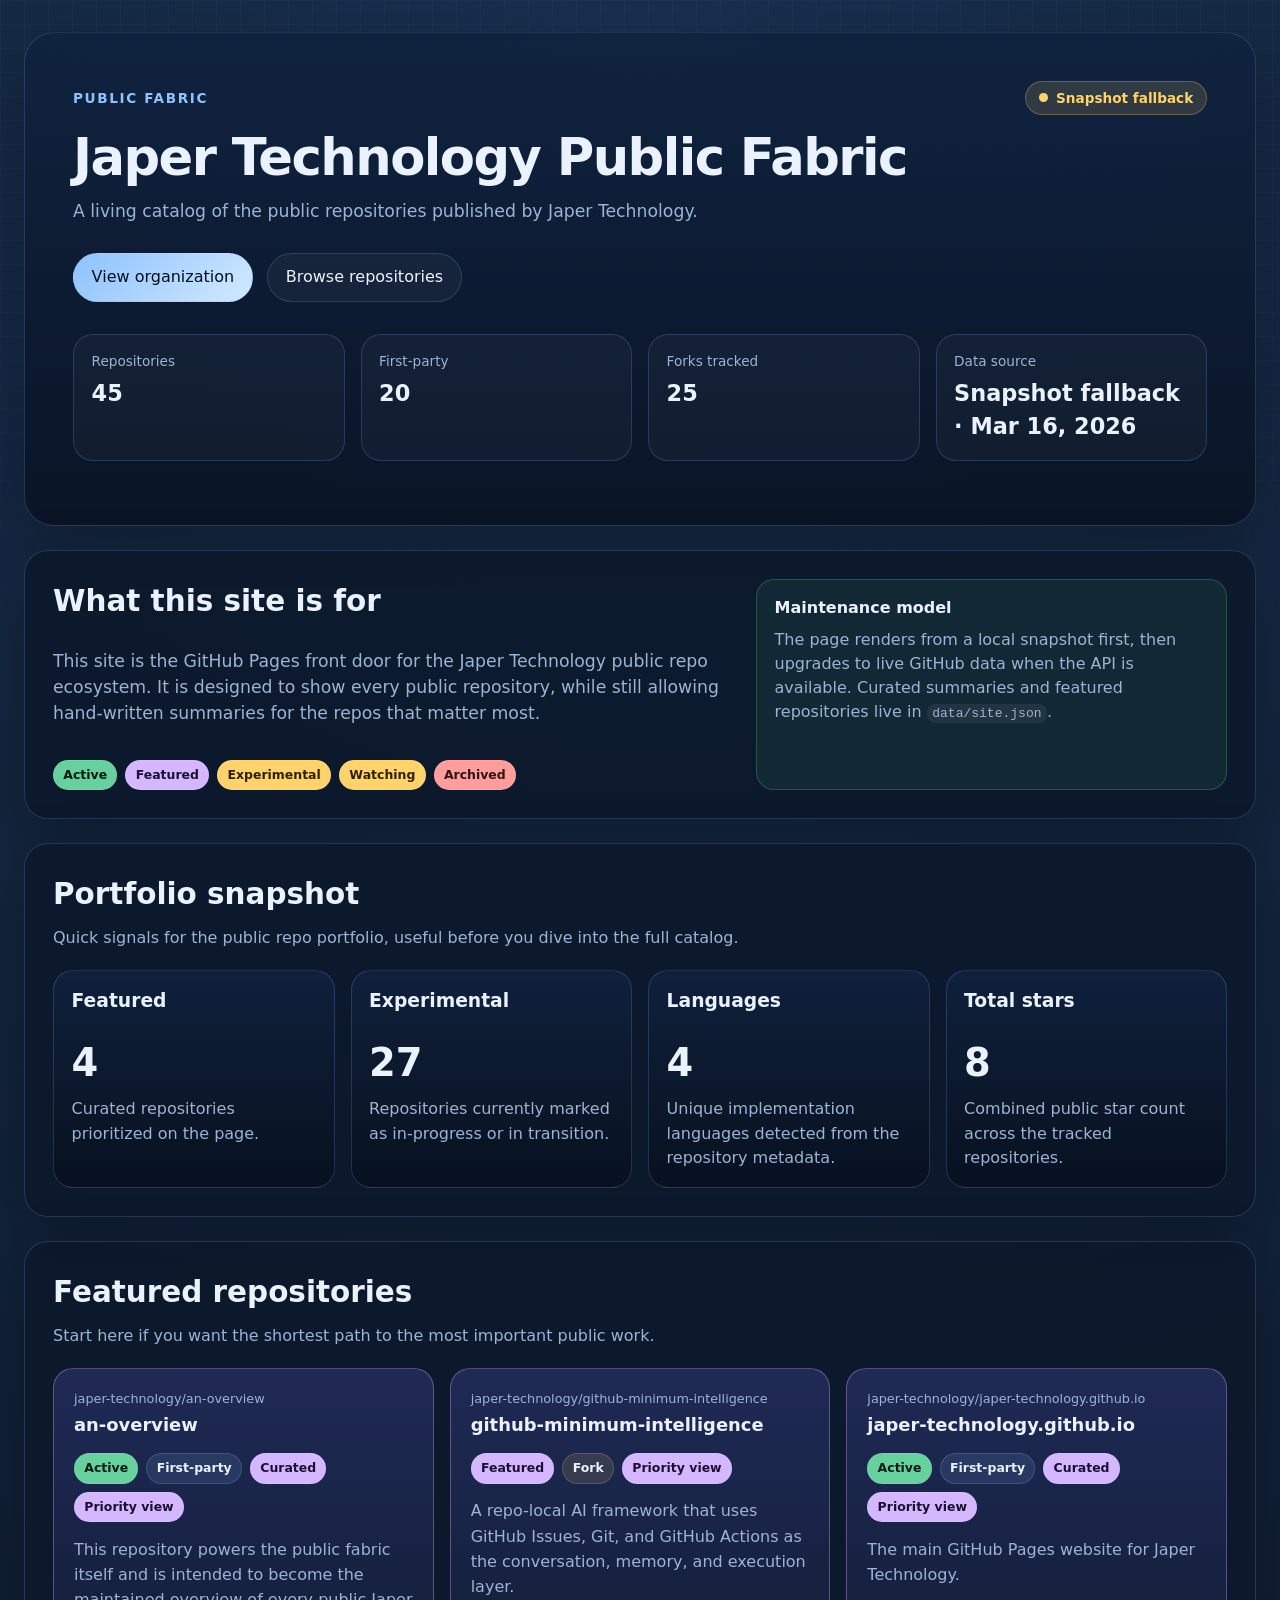
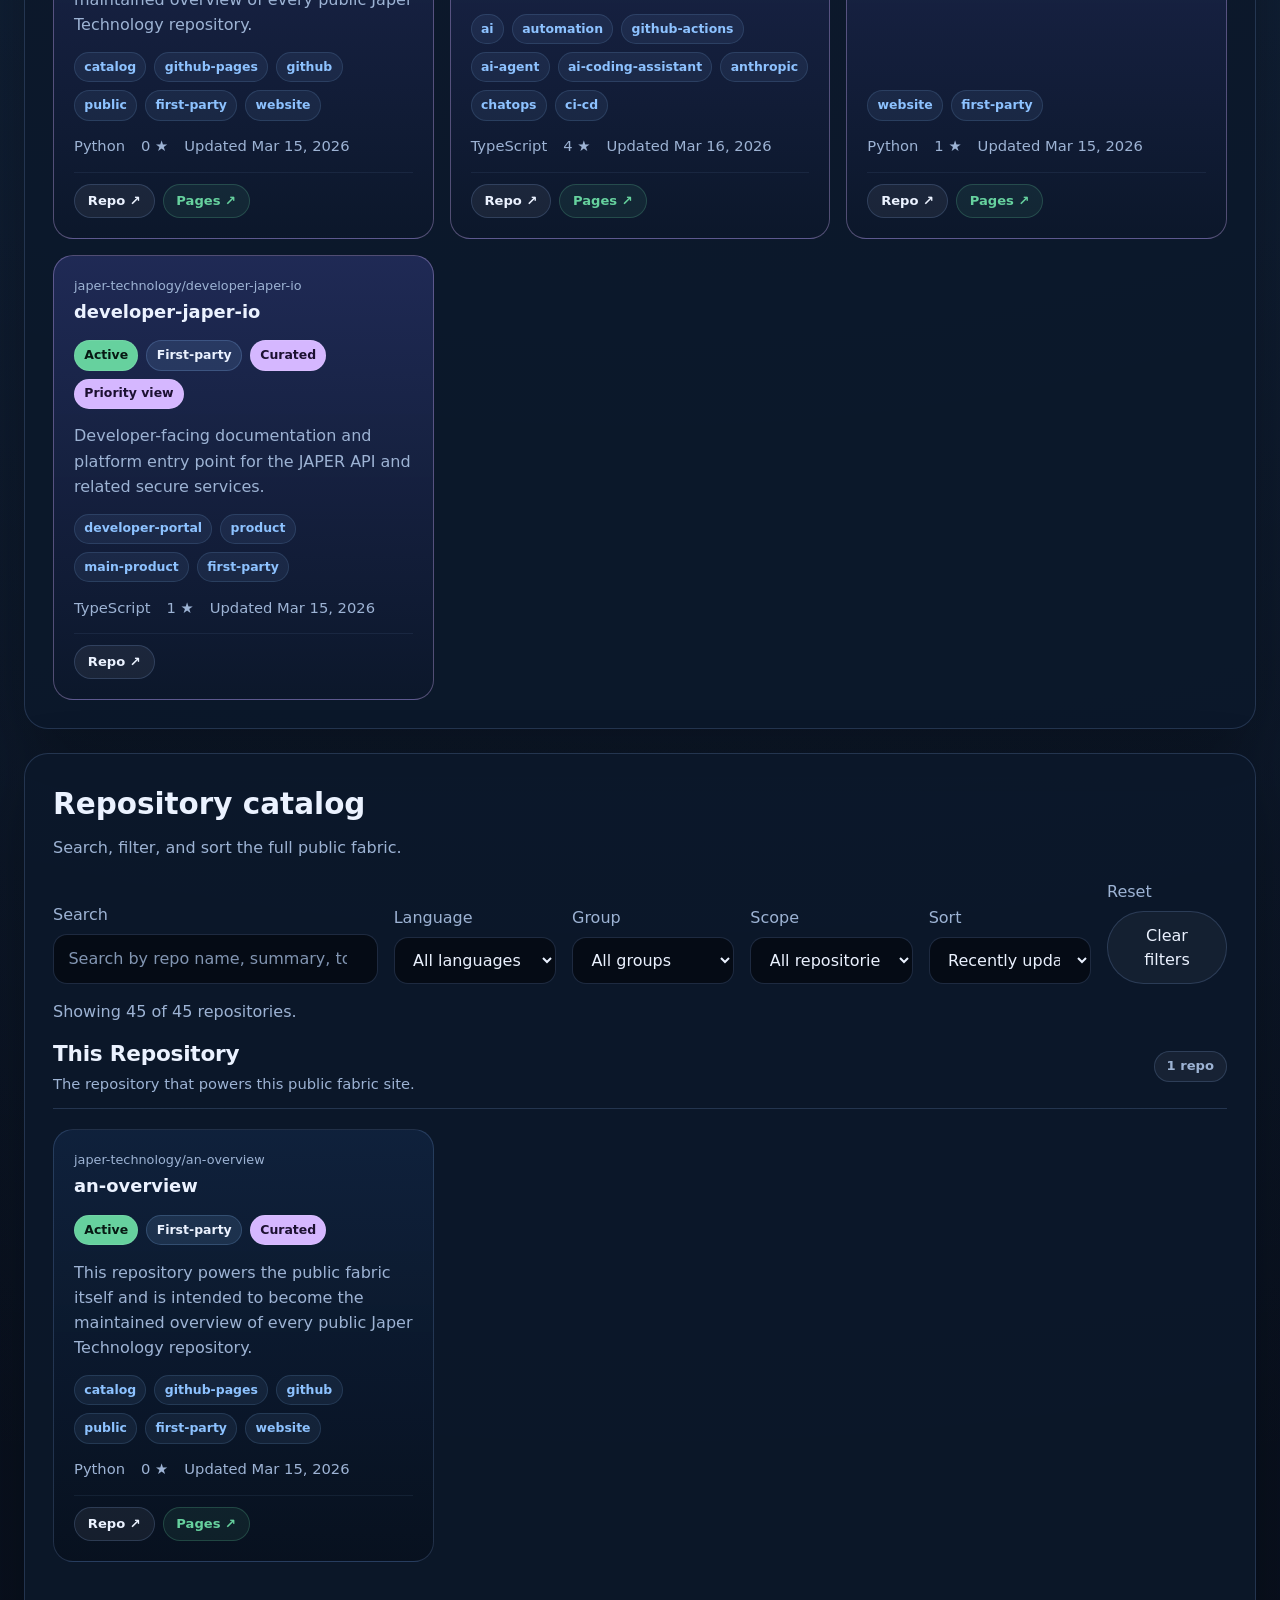
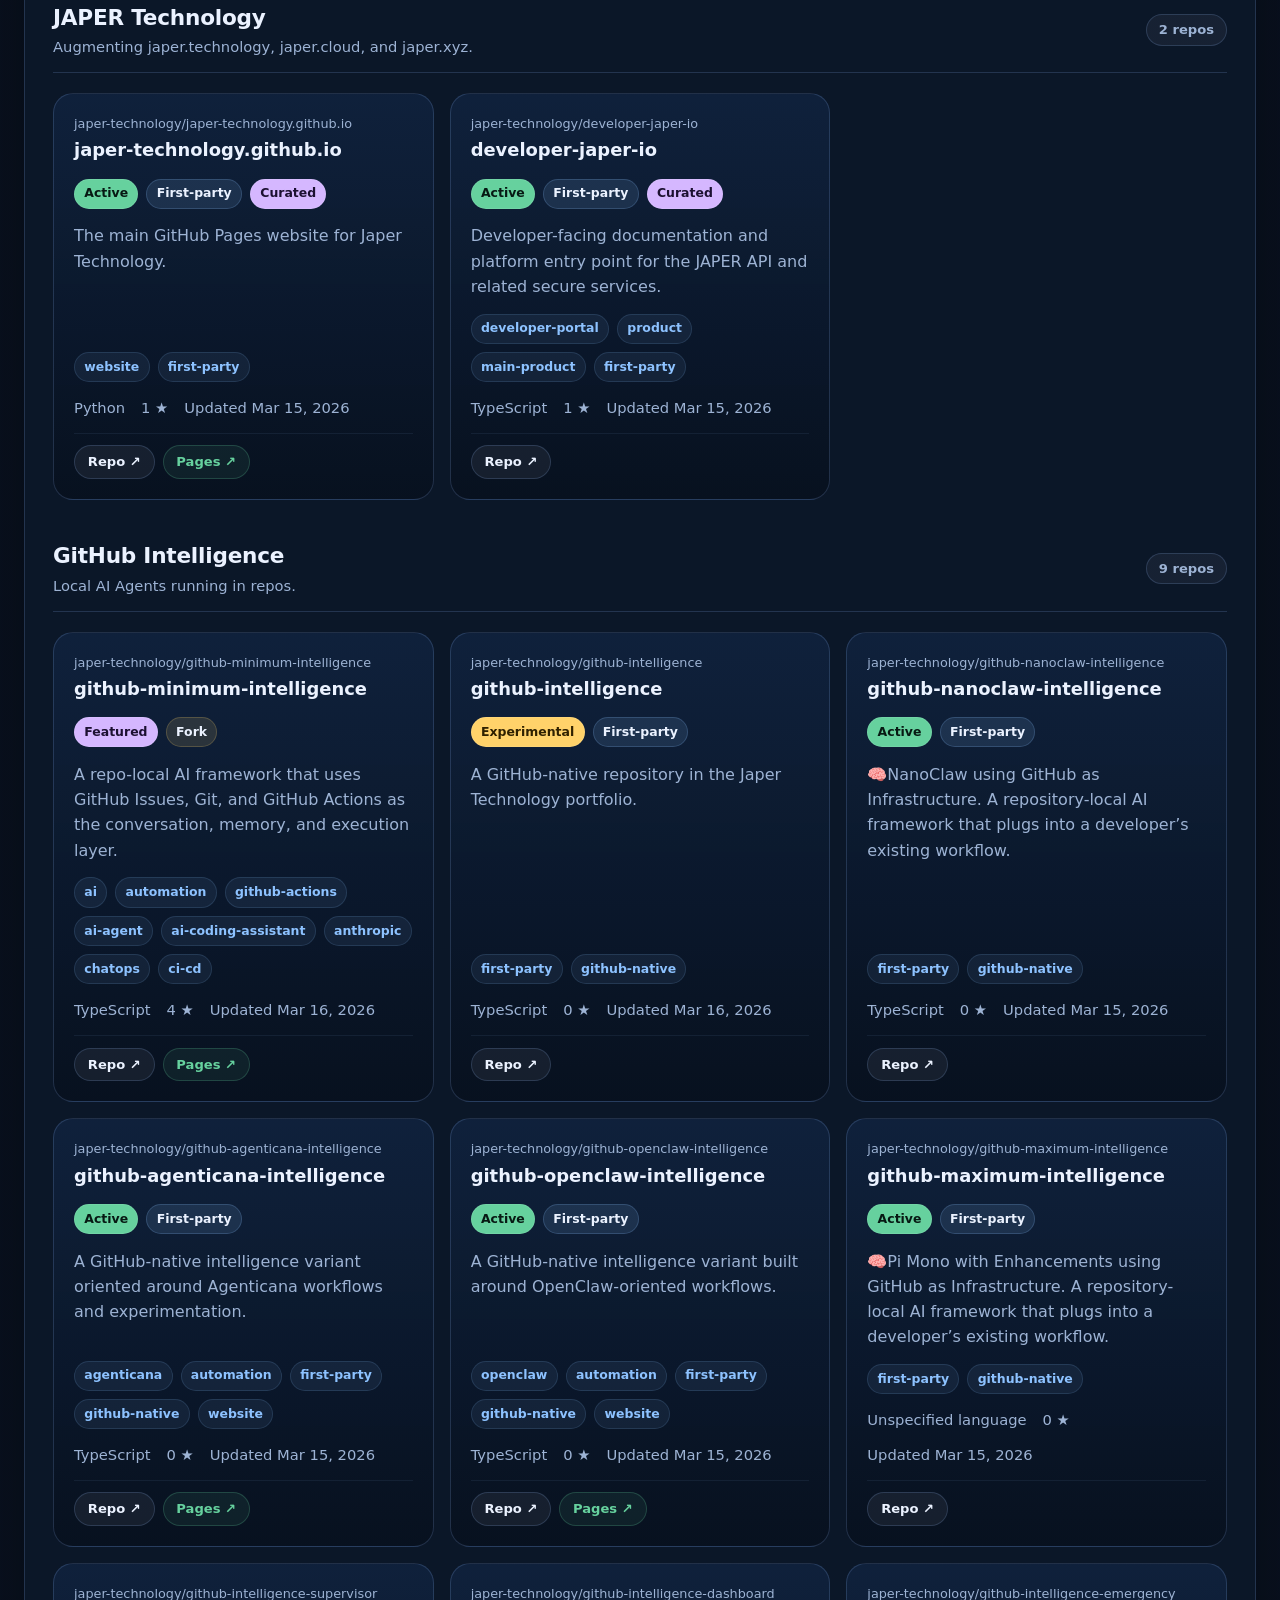
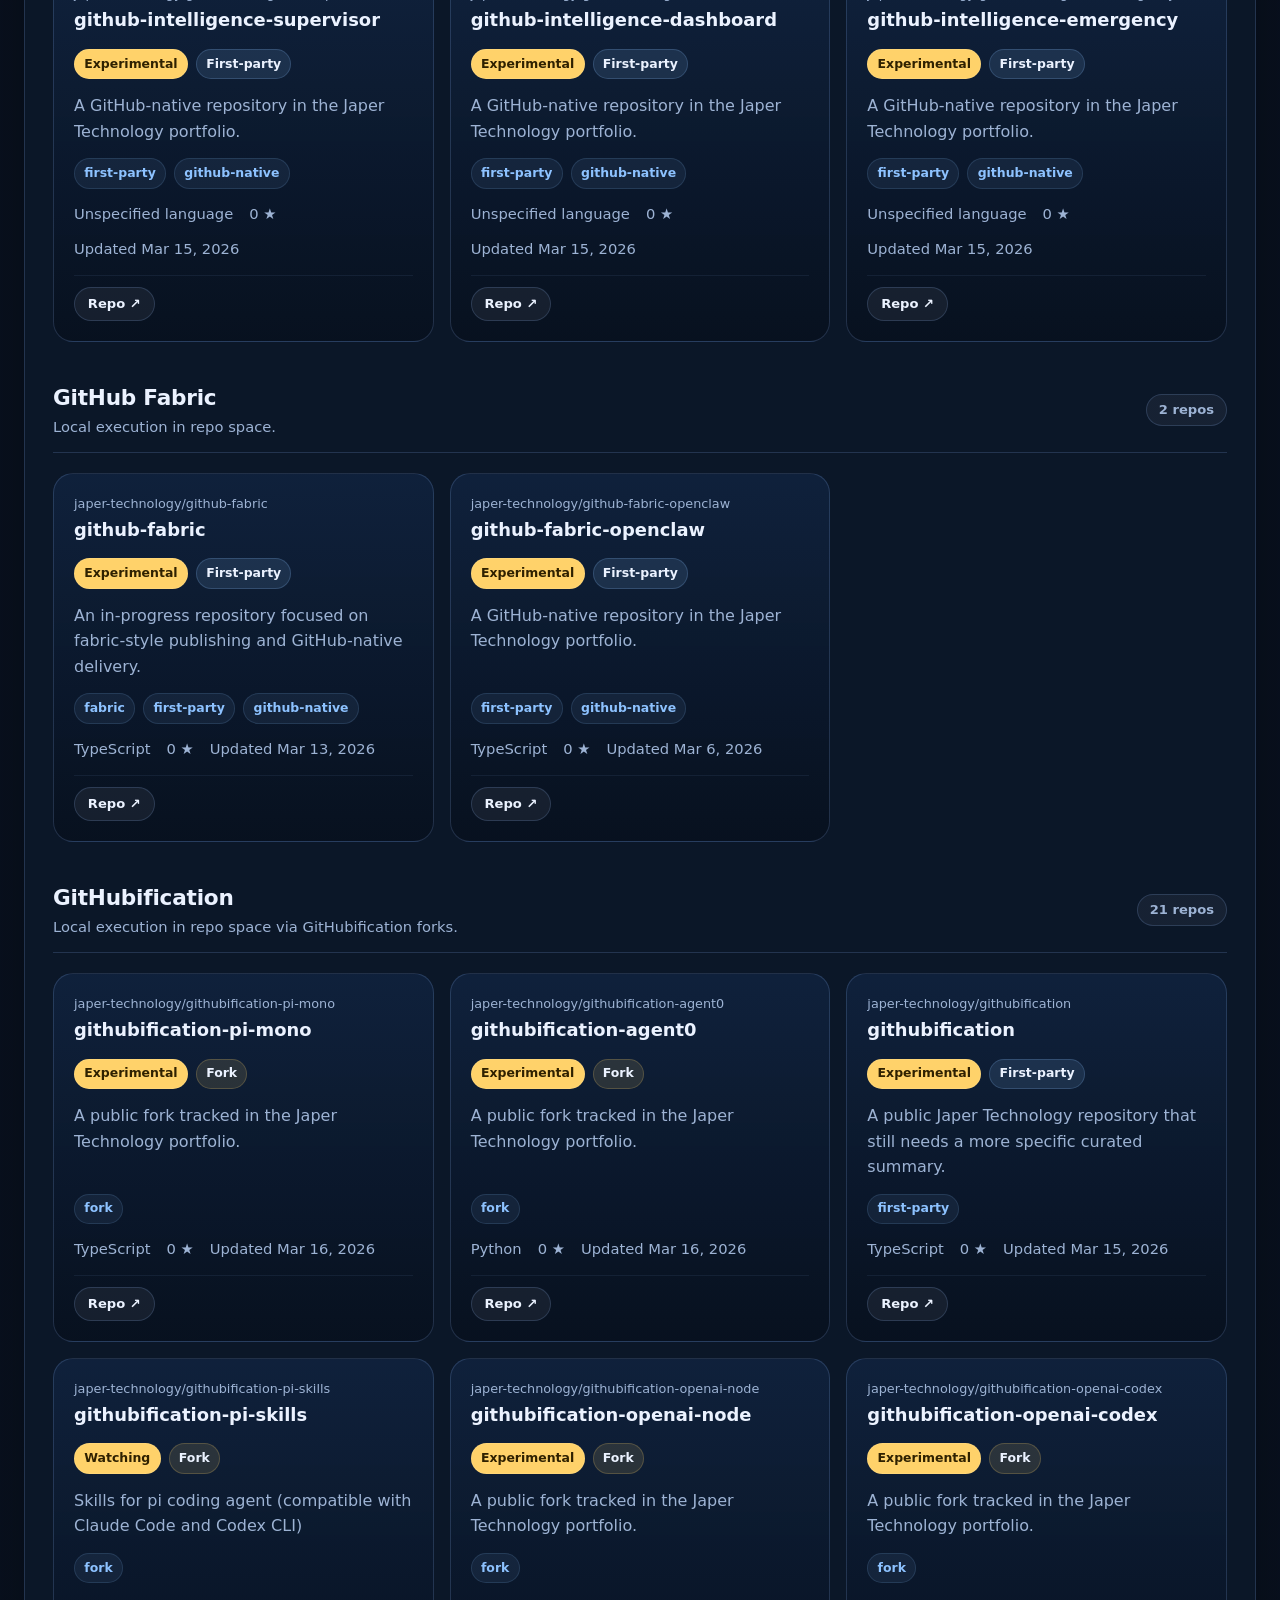
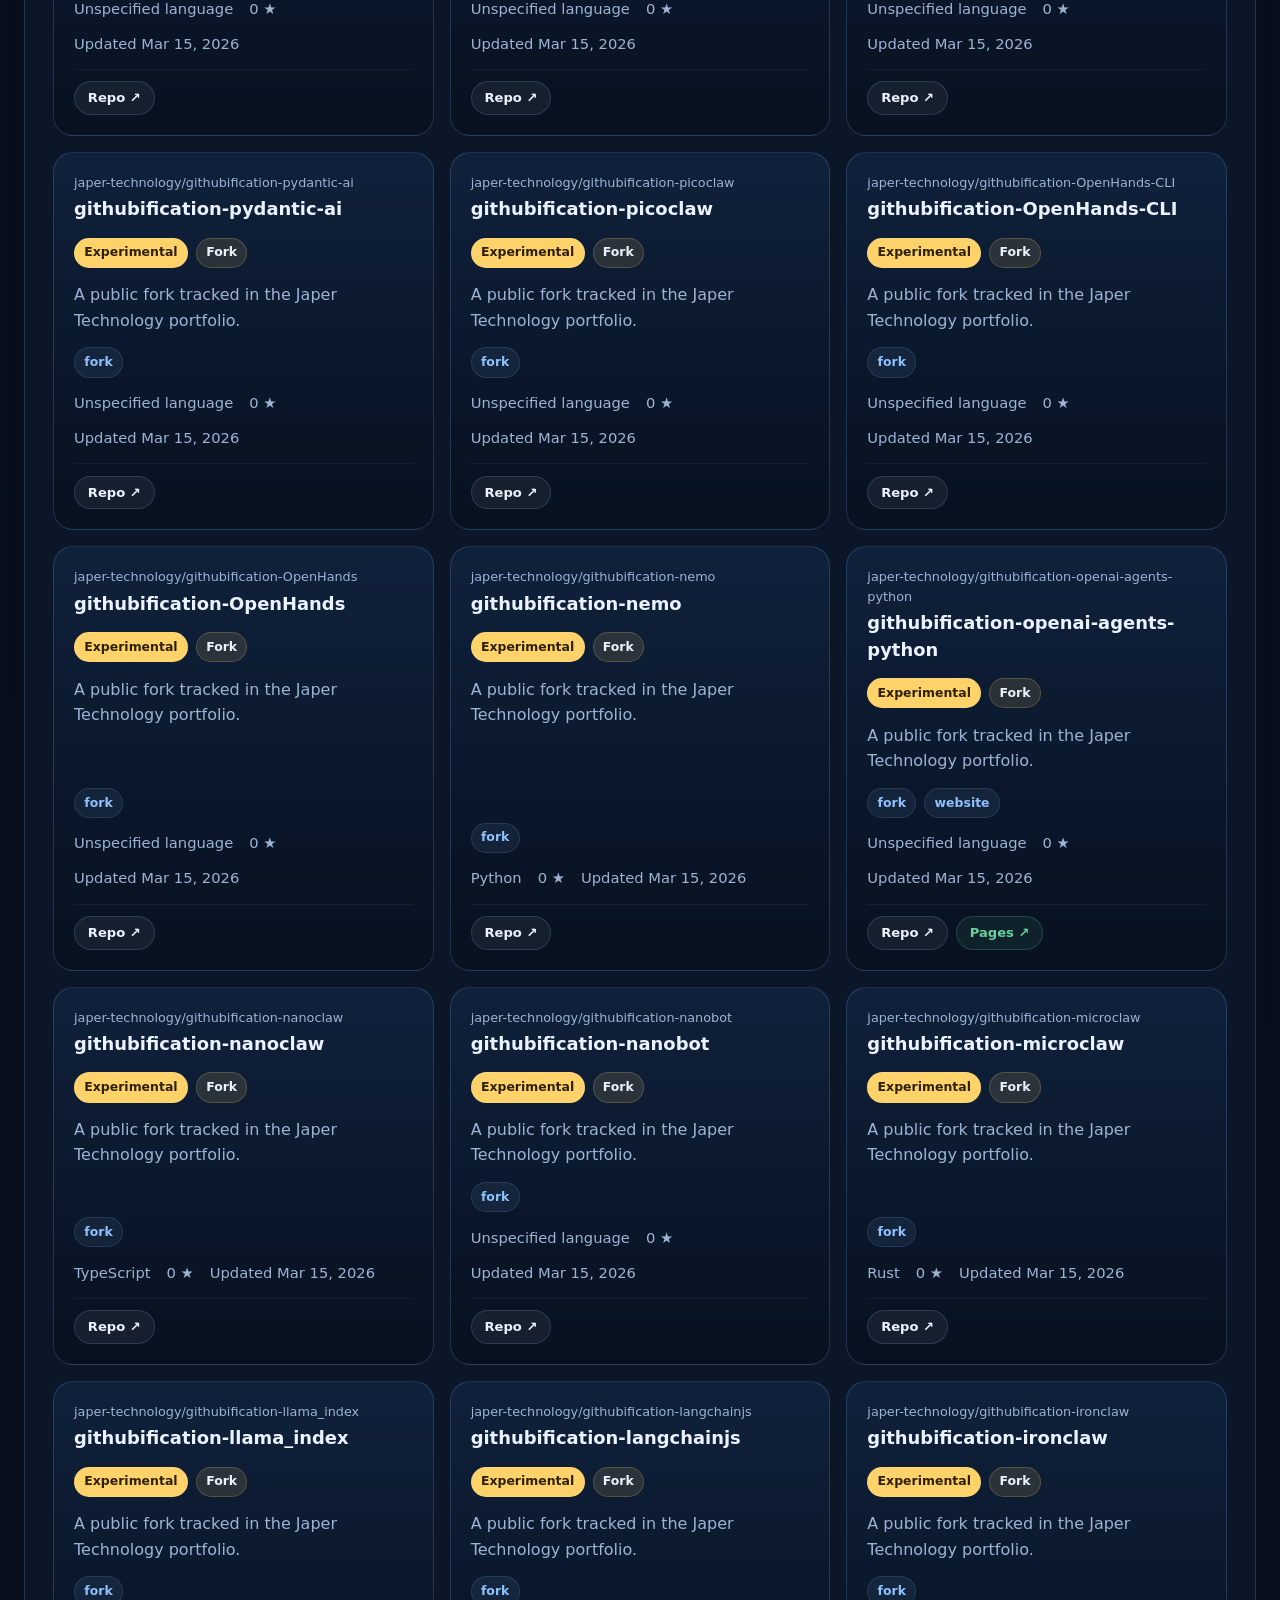
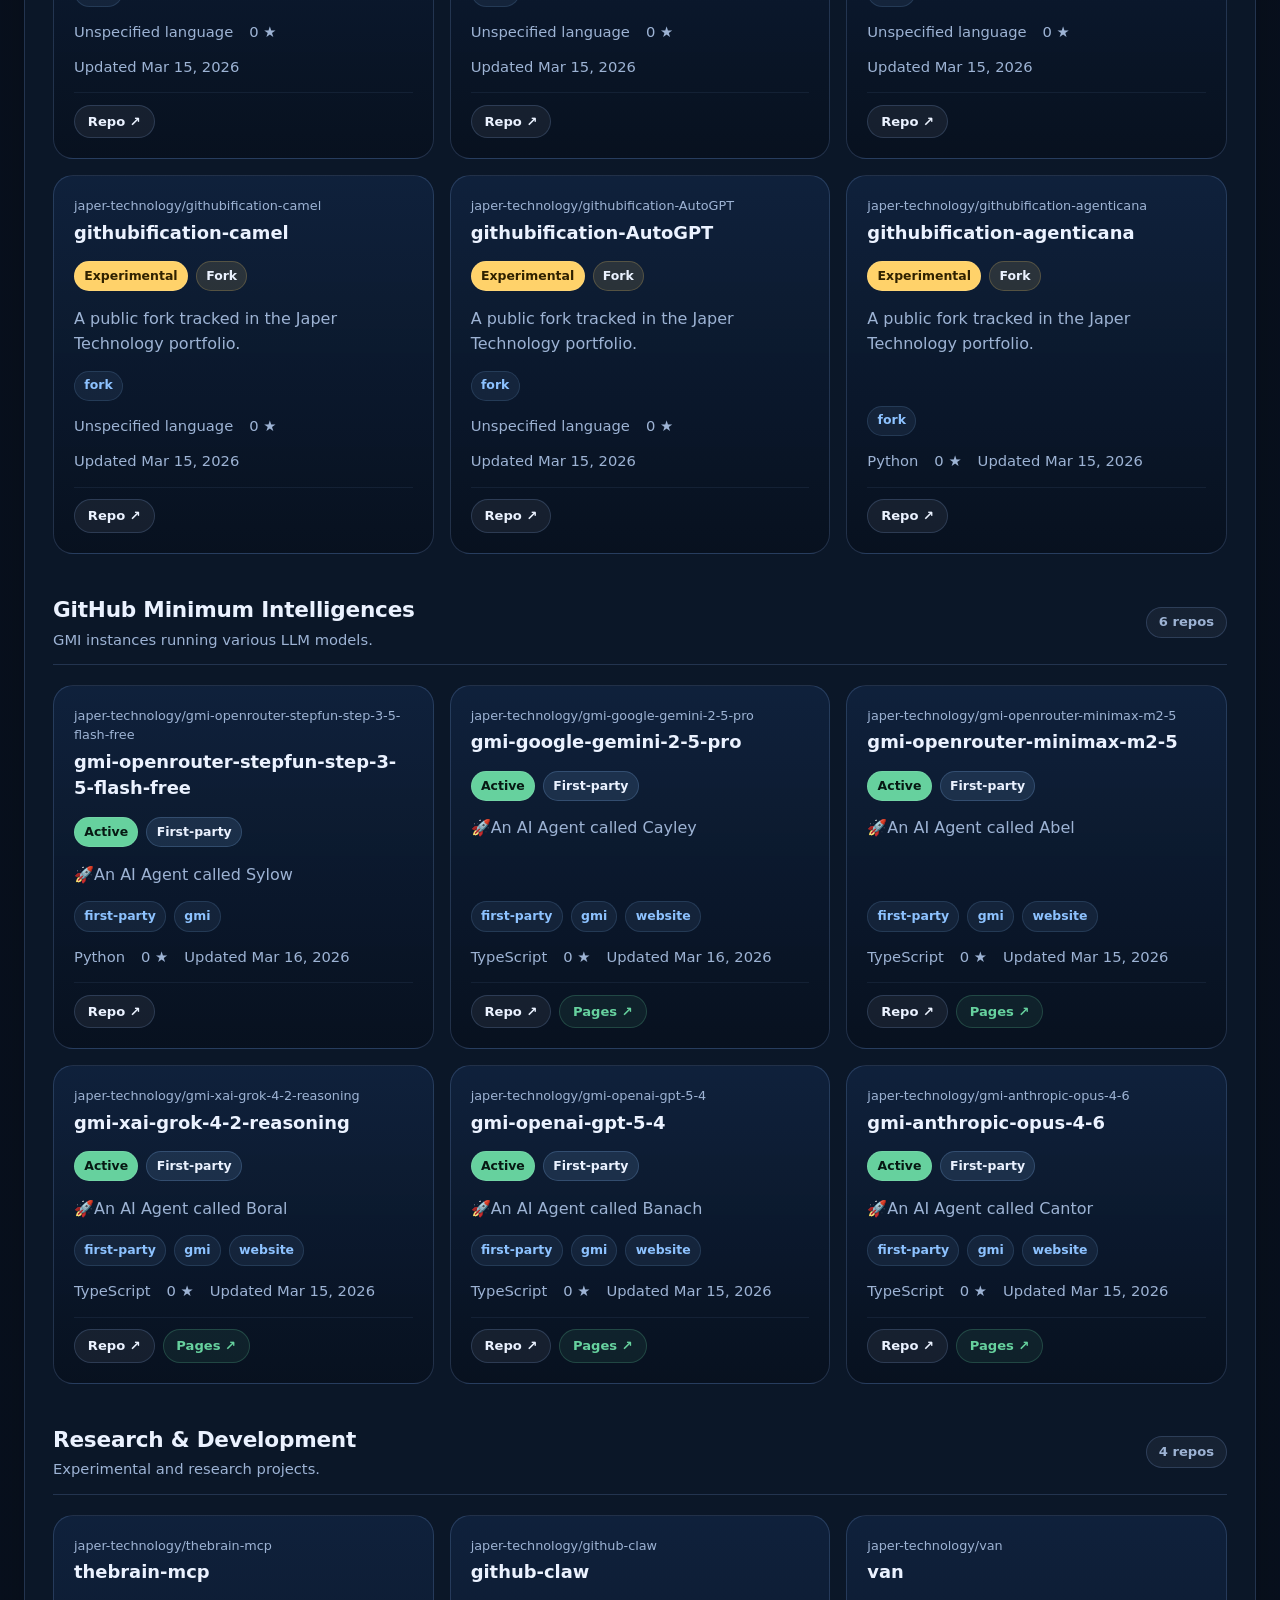
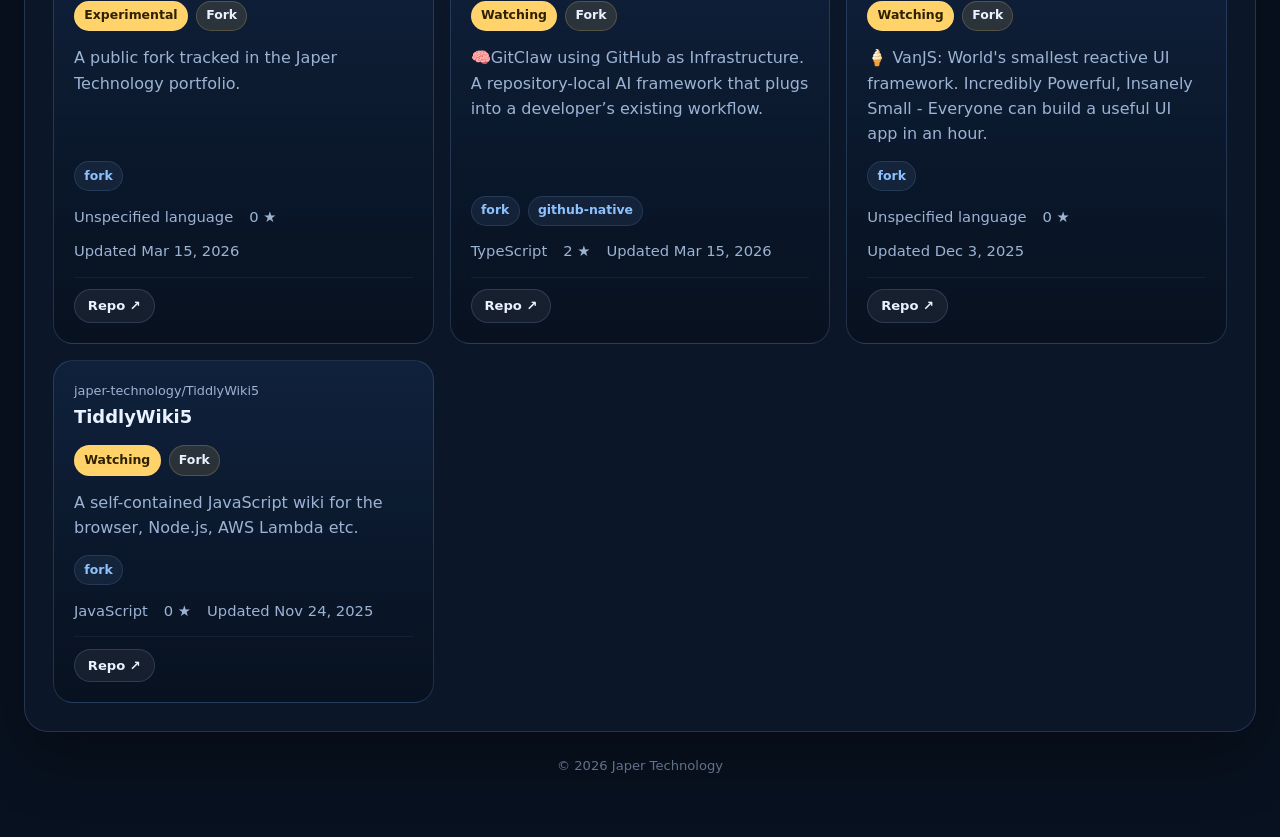
<file: .github-minimum-intelligence/public-fabric/index.html>
<!DOCTYPE html>
<html lang="en">
  <head>
    <meta charset="UTF-8" />
    <meta name="viewport" content="width=device-width, initial-scale=1.0" />
    <title>Japer Technology's GitHub Overview</title>
    <meta
      name="description"
      content="A catalog of the public repositories published by Japer Technology."
    />
    <meta name="theme-color" content="#08111f" />

    <!-- Open Graph -->
    <meta property="og:type" content="website" />
    <meta property="og:title" content="Japer Technology GitHub Overview" />
    <meta property="og:description" content="A catalog of the public repositories published by Japer Technology." />
    <meta property="og:url" content="https://japer-technology.github.io/an-overview/" />

    <!-- Favicon (uses GitHub org avatar as a sensible default) -->
    <link rel="icon" href="https://github.com/japer-technology.png" type="image/png" />

    <link rel="stylesheet" href="./styles.css" />
  </head>
  <body>
    <a class="skip-link" href="#catalog">Skip to repository catalog</a>
    <div class="shell">
      <header class="hero">
        <div class="hero-topline">
          <p class="eyebrow">Public Fabric</p>
          <span class="live-pill" id="live-pill">Loading catalog…</span>
        </div>

        <h1 id="site-title">Japer Technology Public Fabric</h1>
        <p class="hero-copy" id="hero-copy">
          A catalog of public repositories published by Japer Technology.
        </p>

        <div class="hero-actions">
          <a class="button primary" href="https://github.com/japer-technology" target="_blank" rel="noreferrer">
            View organization
          </a>
          <a class="button secondary" href="#catalog">
            Browse repositories
          </a>
        </div>

        <dl class="stats">
          <div class="stat-card">
            <dt>Repositories</dt>
            <dd id="stat-repos">—</dd>
          </div>
          <div class="stat-card">
            <dt>First-party</dt>
            <dd id="stat-first-party">—</dd>
          </div>
          <div class="stat-card">
            <dt>Forks tracked</dt>
            <dd id="stat-forks">—</dd>
          </div>
          <div class="stat-card">
            <dt>Data source</dt>
            <dd id="stat-source">Loading…</dd>
          </div>
        </dl>
      </header>

      <main>
        <section class="panel intro-panel">
          <div class="intro-copy-block">
            <h2>What this site is for</h2>
            <p id="intro-copy">
              This public fabric is meant to become the durable front door for every public Japer Technology repository.
            </p>

            <div class="legend-row" aria-label="Repository status legend">
              <span class="badge status-active">Active</span>
              <span class="badge status-featured">Featured</span>
              <span class="badge status-experimental">Experimental</span>
              <span class="badge status-watch">Watching</span>
              <span class="badge status-archived">Archived</span>
            </div>
          </div>

          <aside class="callout">
            <strong>Maintenance model</strong>
            <p>
              The page renders from a local snapshot first, then upgrades to live GitHub data when the API is available.
              Curated summaries and featured repositories live in <code>data/site.json</code>.
            </p>
          </aside>
        </section>

        <section class="panel snapshot-panel">
          <div class="section-heading">
            <h2>Portfolio snapshot</h2>
            <p>Quick signals for the public repo portfolio, useful before you dive into the full catalog.</p>
          </div>

          <div class="snapshot-grid">
            <article class="snapshot-card">
              <h3>Featured</h3>
              <p class="snapshot-value" id="snapshot-featured">—</p>
              <p class="snapshot-copy">Curated repositories prioritized on the page.</p>
            </article>
            <article class="snapshot-card">
              <h3>Experimental</h3>
              <p class="snapshot-value" id="snapshot-experimental">—</p>
              <p class="snapshot-copy">Repositories currently marked as in-progress or in transition.</p>
            </article>
            <article class="snapshot-card">
              <h3>Languages</h3>
              <p class="snapshot-value" id="snapshot-languages">—</p>
              <p class="snapshot-copy">Unique implementation languages detected from the repository metadata.</p>
            </article>
            <article class="snapshot-card">
              <h3>Total stars</h3>
              <p class="snapshot-value" id="snapshot-stars">—</p>
              <p class="snapshot-copy">Combined public star count across the tracked repositories.</p>
            </article>
          </div>
        </section>

        <section class="panel" id="featured-section">
          <div class="section-heading">
            <h2>Featured repositories</h2>
            <p>Start here if you want the shortest path to the most important public work.</p>
          </div>
          <div class="repo-grid featured-grid" id="featured-grid"></div>
        </section>

        <section class="panel" id="catalog">
          <div class="section-heading">
            <h2>Repository catalog</h2>
            <p>Search, filter, and sort the full public fabric.</p>
          </div>

          <div class="filters">
            <label class="field field-search">
              <span>Search</span>
              <input id="search-input" type="search" placeholder="Search by repo name, summary, topic, or tag" />
            </label>

            <label class="field compact">
              <span>Language</span>
              <select id="language-filter">
                <option value="all">All languages</option>
              </select>
            </label>

            <label class="field compact">
              <span>Group</span>
              <select id="group-filter">
                <option value="all">All groups</option>
              </select>
            </label>

            <label class="field compact">
              <span>Scope</span>
              <select id="scope-filter">
                <option value="all">All repositories</option>
                <option value="first-party">First-party</option>
                <option value="forks">Forks only</option>
                <option value="featured">Featured only</option>
                <option value="experimental">Experimental only</option>
              </select>
            </label>

            <label class="field compact">
              <span>Sort</span>
              <select id="sort-filter">
                <option value="updated-desc">Recently updated</option>
                <option value="stars-desc">Most stars</option>
                <option value="name-asc">Name A–Z</option>
              </select>
            </label>

            <div class="field action-field">
              <span>Reset</span>
              <button class="button tertiary" id="reset-filters" type="button">Clear filters</button>
            </div>
          </div>

          <p class="results-summary" id="results-summary" aria-live="polite">Loading repositories…</p>
          <div class="active-filters hidden" id="active-filters" aria-live="polite"></div>
          <div class="catalog-container" id="repo-grid"></div>
          <div class="empty-state hidden" id="empty-state">
            <h3>No repositories match this filter</h3>
            <p>Try clearing the search box, switching back to all languages, or widening the scope.</p>
          </div>
        </section>
      </main>

      <footer class="footer">
        <p class="copyright">&copy; 2026 Japer Technology</p>
      </footer>
    </div>

    <script src="./app.js" defer></script>
  </body>
</html>
</file>
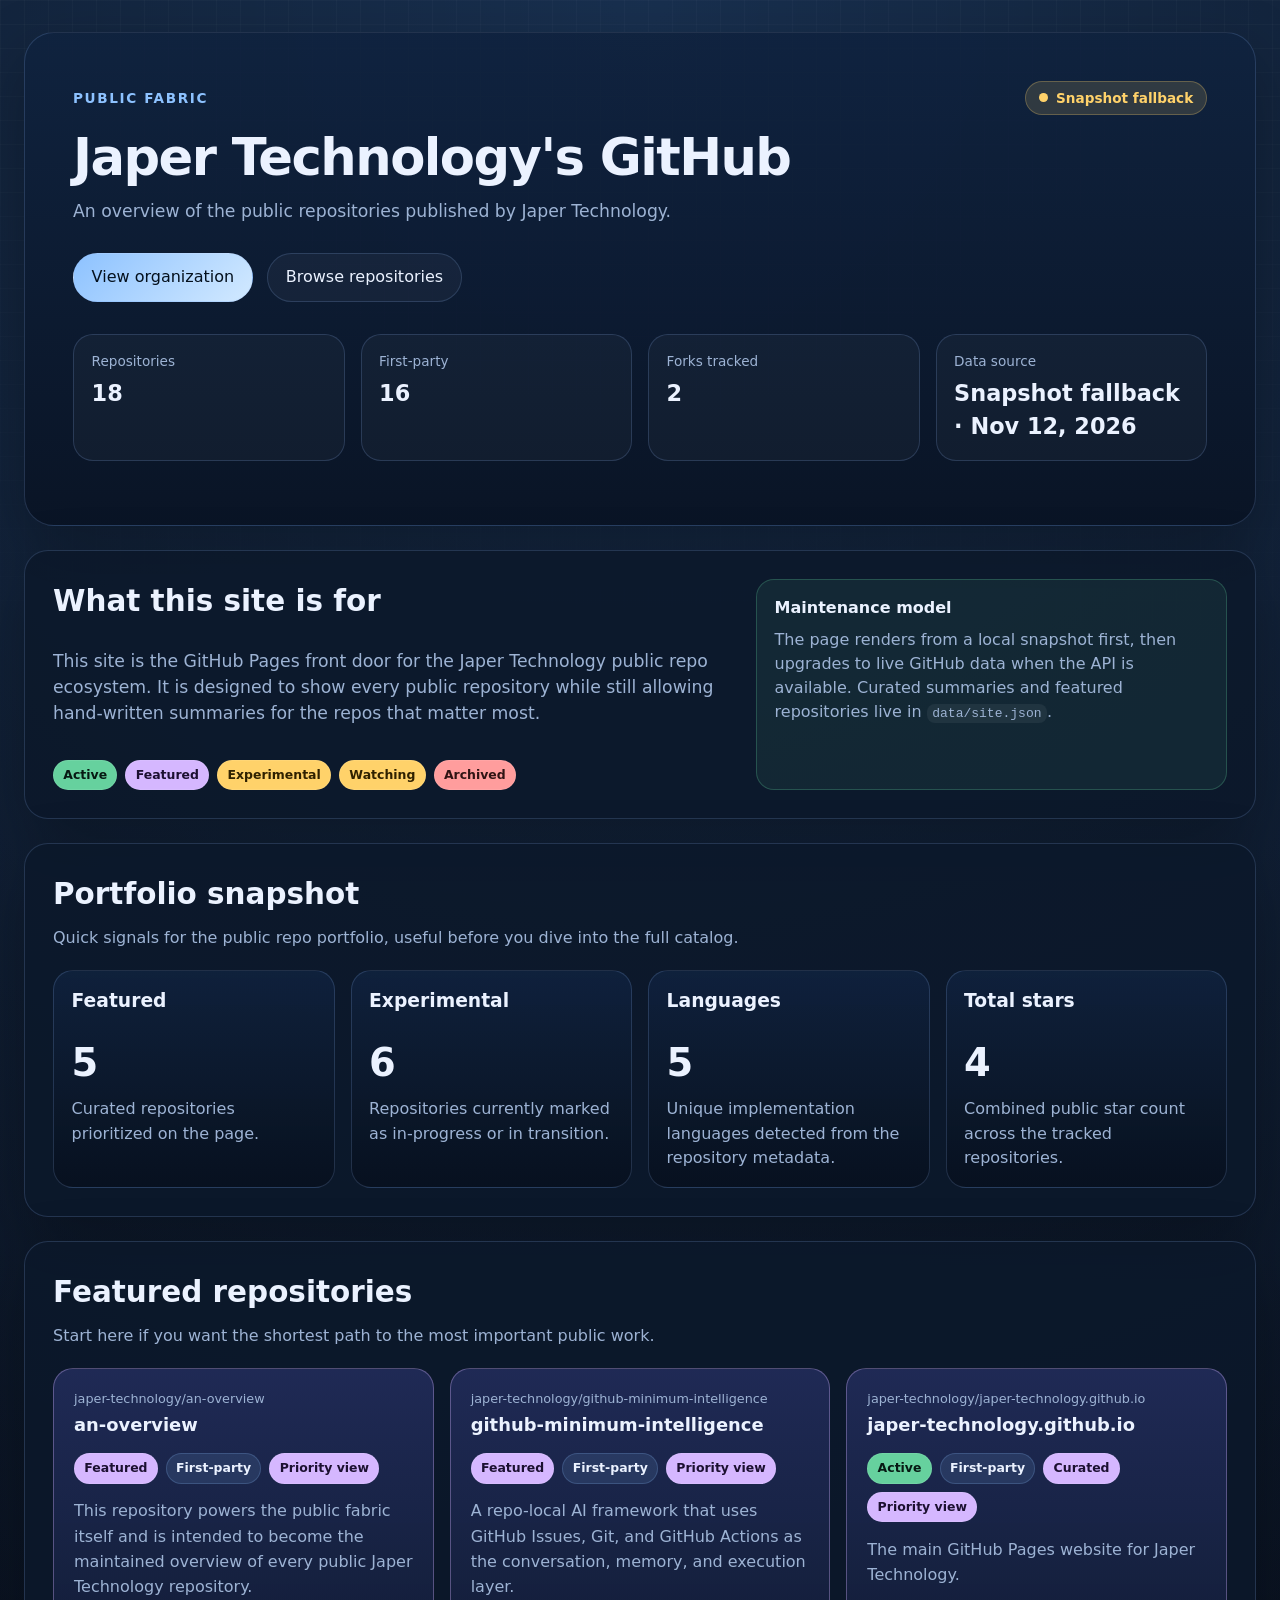
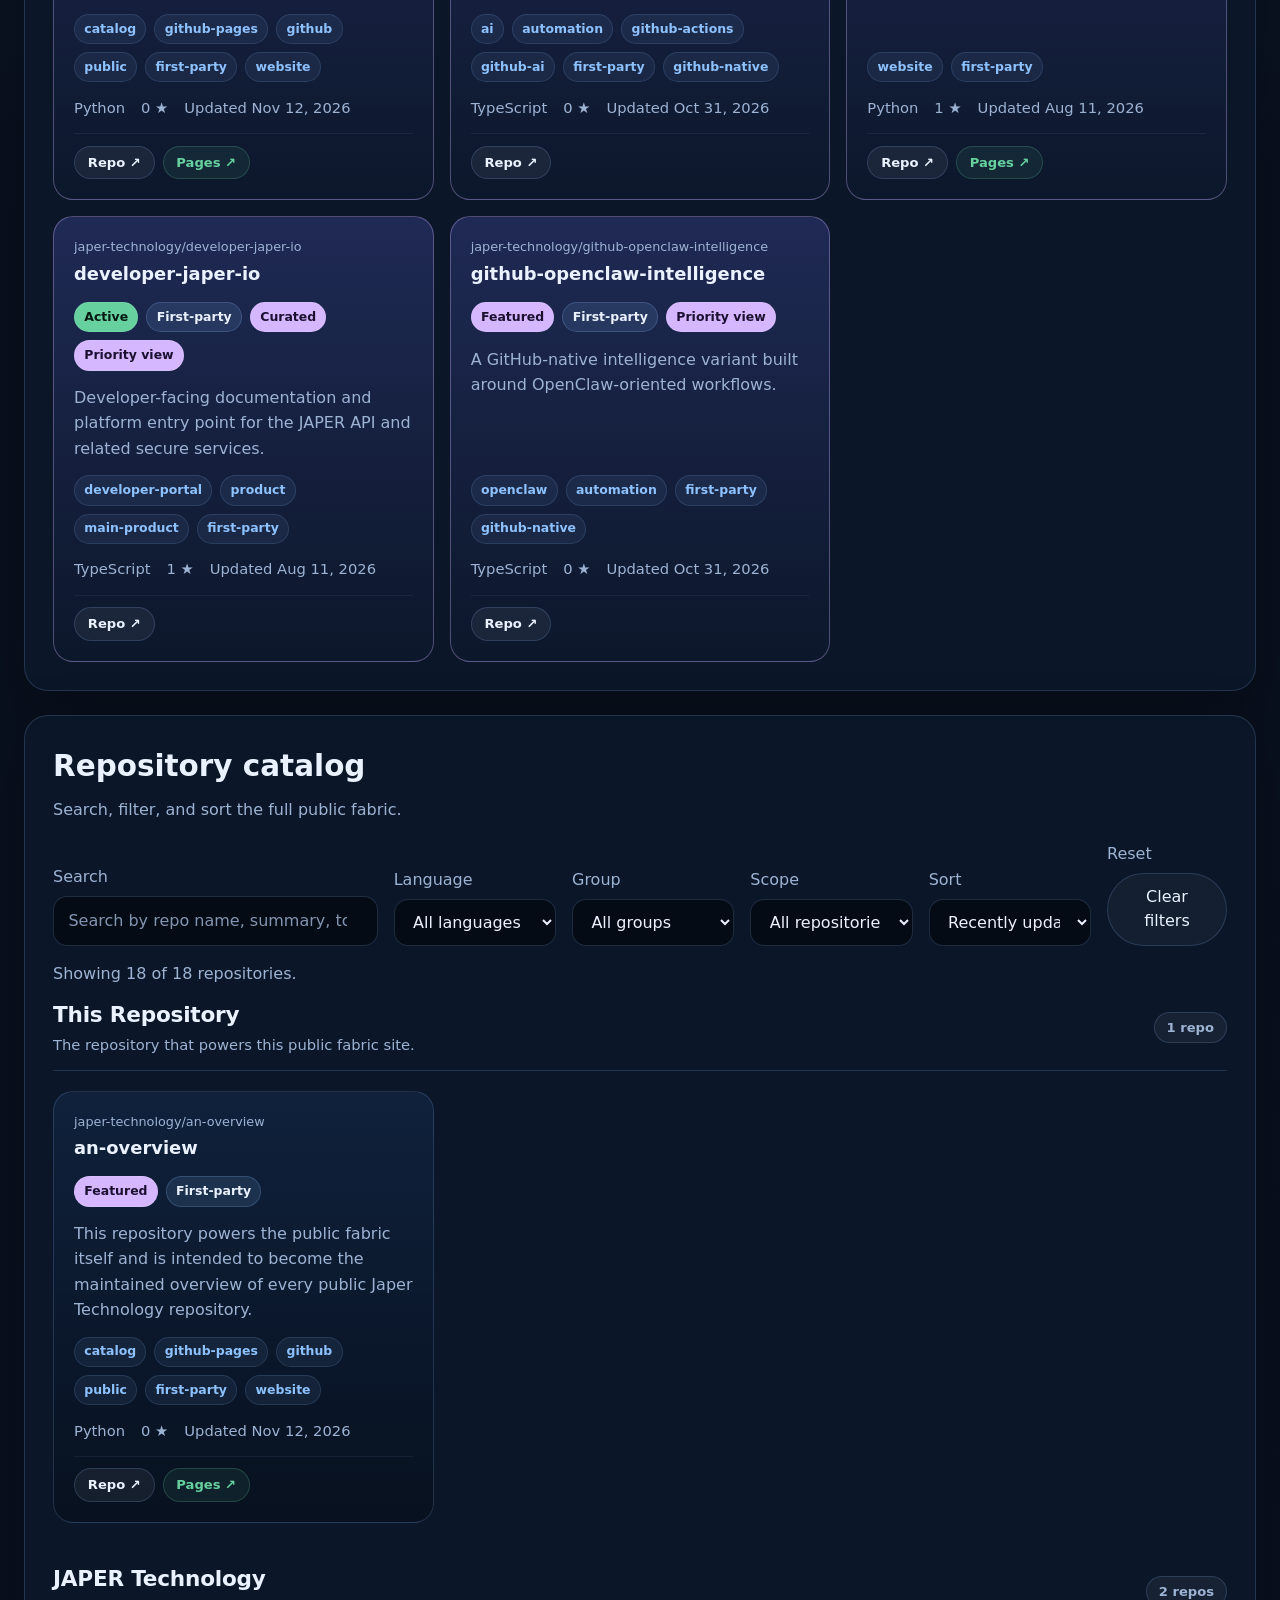
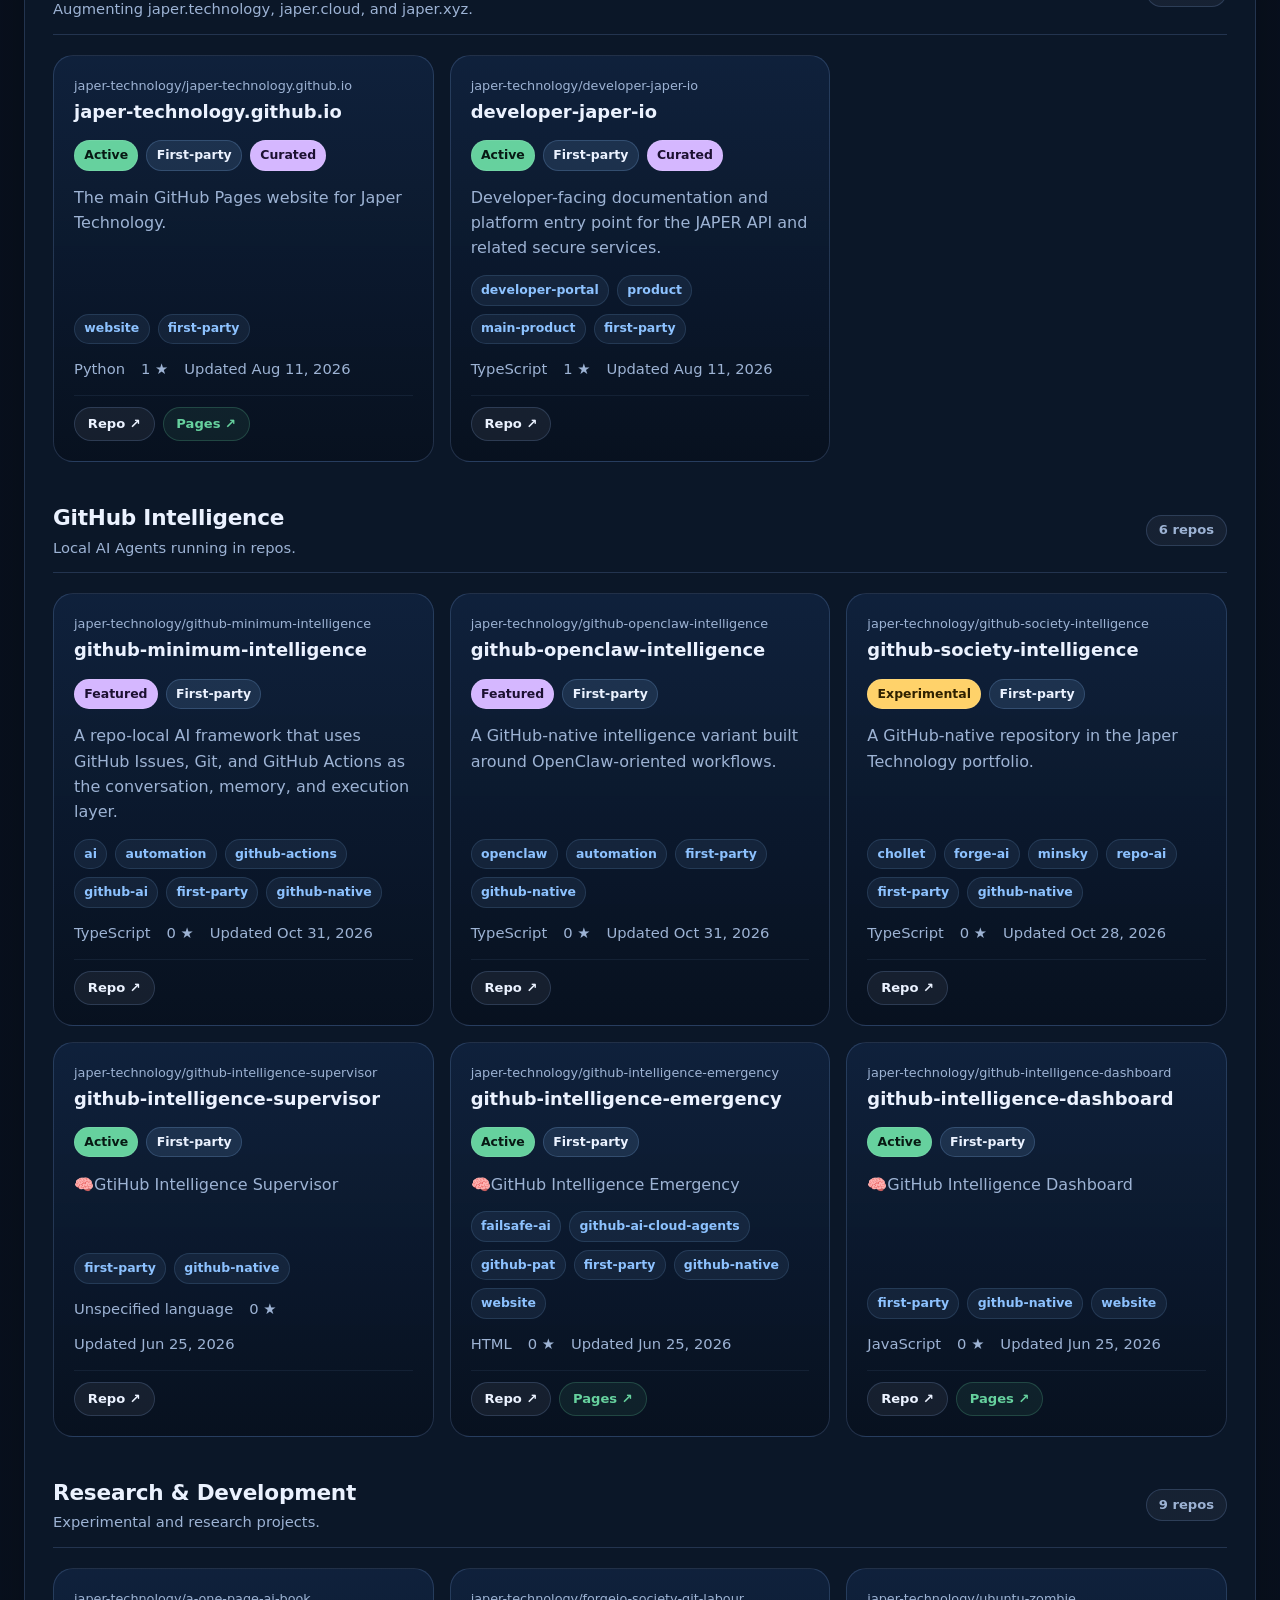
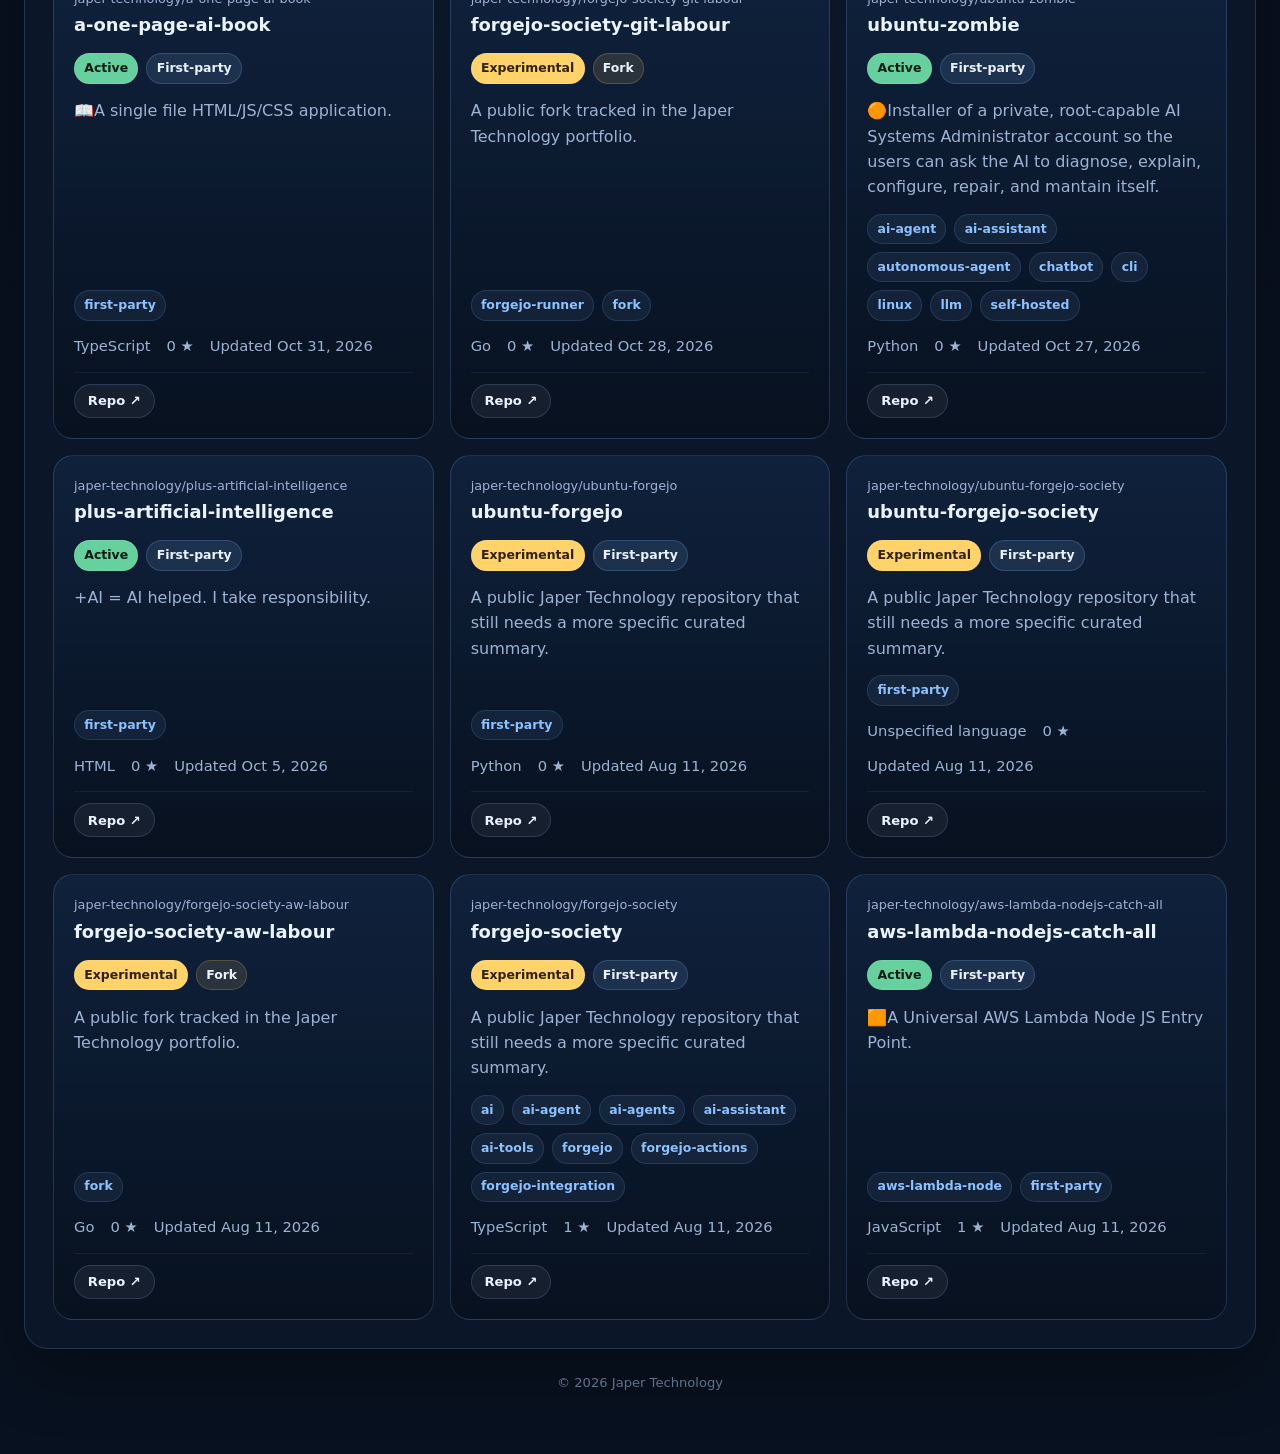
<file: an-overview/public-fabric/index.html>
<!DOCTYPE html>
<html lang="en">
  <head>
    <meta charset="UTF-8" />
    <meta name="viewport" content="width=device-width, initial-scale=1.0" />
    <title>Japer Technology's GitHub Overview</title>
    <meta
      name="description"
      content="A catalog of the public repositories published by Japer Technology."
    />
    <meta name="theme-color" content="#08111f" />

    <!-- Open Graph -->
    <meta property="og:type" content="website" />
    <meta property="og:title" content="Japer Technology GitHub Overview" />
    <meta property="og:description" content="A catalog of the public repositories published by Japer Technology." />
    <meta property="og:url" content="https://japer-technology.github.io/an-overview/" />

    <!-- Favicon (uses GitHub org avatar as a sensible default) -->
    <link rel="icon" href="https://github.com/japer-technology.png" type="image/png" />

    <link rel="stylesheet" href="./styles.css" />
  </head>
  <body>
    <a class="skip-link" href="#catalog">Skip to repository catalog</a>
    <div class="shell">
      <header class="hero">
        <div class="hero-topline">
          <p class="eyebrow">Public Fabric</p>
          <span class="live-pill" id="live-pill">Loading catalog…</span>
        </div>

        <h1 id="site-title">An Overview of Japer Technology's GitHub</h1>
        <p class="hero-copy" id="hero-copy">
          A catalog of public repositories published by Japer Technology.
        </p>

        <div class="hero-actions">
          <a class="button primary" href="https://github.com/japer-technology" target="_blank" rel="noreferrer">
            View organization
          </a>
          <a class="button secondary" href="#catalog">
            Browse repositories
          </a>
        </div>

        <dl class="stats">
          <div class="stat-card">
            <dt>Repositories</dt>
            <dd id="stat-repos">—</dd>
          </div>
          <div class="stat-card">
            <dt>First-party</dt>
            <dd id="stat-first-party">—</dd>
          </div>
          <div class="stat-card">
            <dt>Forks tracked</dt>
            <dd id="stat-forks">—</dd>
          </div>
          <div class="stat-card">
            <dt>Data source</dt>
            <dd id="stat-source">Loading…</dd>
          </div>
        </dl>
      </header>

      <main>
        <section class="panel intro-panel">
          <div class="intro-copy-block">
            <h2>What this site is for</h2>
            <p id="intro-copy">
              This public fabric is meant to become the durable front door for every public Japer Technology repository.
            </p>

            <div class="legend-row" aria-label="Repository status legend">
              <span class="badge status-active">Active</span>
              <span class="badge status-featured">Featured</span>
              <span class="badge status-experimental">Experimental</span>
              <span class="badge status-watch">Watching</span>
              <span class="badge status-archived">Archived</span>
            </div>
          </div>

          <aside class="callout">
            <strong>Maintenance model</strong>
            <p>
              The page renders from a local snapshot first, then upgrades to live GitHub data when the API is available.
              Curated summaries and featured repositories live in <code>data/site.json</code>.
            </p>
          </aside>
        </section>

        <section class="panel snapshot-panel">
          <div class="section-heading">
            <h2>Portfolio snapshot</h2>
            <p>Quick signals for the public repo portfolio, useful before you dive into the full catalog.</p>
          </div>

          <div class="snapshot-grid">
            <article class="snapshot-card">
              <h3>Featured</h3>
              <p class="snapshot-value" id="snapshot-featured">—</p>
              <p class="snapshot-copy">Curated repositories prioritized on the page.</p>
            </article>
            <article class="snapshot-card">
              <h3>Experimental</h3>
              <p class="snapshot-value" id="snapshot-experimental">—</p>
              <p class="snapshot-copy">Repositories currently marked as in-progress or in transition.</p>
            </article>
            <article class="snapshot-card">
              <h3>Languages</h3>
              <p class="snapshot-value" id="snapshot-languages">—</p>
              <p class="snapshot-copy">Unique implementation languages detected from the repository metadata.</p>
            </article>
            <article class="snapshot-card">
              <h3>Total stars</h3>
              <p class="snapshot-value" id="snapshot-stars">—</p>
              <p class="snapshot-copy">Combined public star count across the tracked repositories.</p>
            </article>
          </div>
        </section>

        <section class="panel" id="featured-section">
          <div class="section-heading">
            <h2>Featured repositories</h2>
            <p>Start here if you want the shortest path to the most important public work.</p>
          </div>
          <div class="repo-grid featured-grid" id="featured-grid"></div>
        </section>

        <section class="panel" id="catalog">
          <div class="section-heading">
            <h2>Repository catalog</h2>
            <p>Search, filter, and sort the full public fabric.</p>
          </div>

          <div class="filters">
            <label class="field field-search">
              <span>Search</span>
              <input id="search-input" type="search" placeholder="Search by repo name, summary, topic, or tag" />
            </label>

            <label class="field compact">
              <span>Language</span>
              <select id="language-filter">
                <option value="all">All languages</option>
              </select>
            </label>

            <label class="field compact">
              <span>Group</span>
              <select id="group-filter">
                <option value="all">All groups</option>
              </select>
            </label>

            <label class="field compact">
              <span>Scope</span>
              <select id="scope-filter">
                <option value="all">All repositories</option>
                <option value="first-party">First-party</option>
                <option value="forks">Forks only</option>
                <option value="featured">Featured only</option>
                <option value="experimental">Experimental only</option>
              </select>
            </label>

            <label class="field compact">
              <span>Sort</span>
              <select id="sort-filter">
                <option value="updated-desc">Recently updated</option>
                <option value="stars-desc">Most stars</option>
                <option value="name-asc">Name A–Z</option>
              </select>
            </label>

            <div class="field action-field">
              <span>Reset</span>
              <button class="button tertiary" id="reset-filters" type="button">Clear filters</button>
            </div>
          </div>

          <p class="results-summary" id="results-summary" aria-live="polite">Loading repositories…</p>
          <div class="active-filters hidden" id="active-filters" aria-live="polite"></div>
          <div class="catalog-container" id="repo-grid"></div>
          <div class="empty-state hidden" id="empty-state">
            <h3>No repositories match this filter</h3>
            <p>Try clearing the search box, switching back to all languages, or widening the scope.</p>
          </div>
        </section>
      </main>

      <footer class="footer">
        <p class="copyright">&copy; 2026 Japer Technology</p>
      </footer>
    </div>

    <script src="./app.js" defer></script>
  </body>
</html>
</file>
<file: .github-minimum-intelligence/public-fabric/styles.css>
:root {
  color-scheme: dark;
  --bg: #08111f;
  --panel: rgba(12, 24, 43, 0.88);
  --panel-strong: rgba(16, 35, 63, 0.95);
  --border: rgba(150, 187, 255, 0.18);
  --border-strong: rgba(150, 187, 255, 0.32);
  --text: #ebf2ff;
  --muted: #9db3d4;
  --accent: #8dc2ff;
  --success: #66d19e;
  --success-soft: rgba(102, 209, 158, 0.14);
  --warning: #ffd26a;
  --warning-soft: rgba(255, 210, 106, 0.14);
  --danger: #ff9d9d;
  --featured: #d5b7ff;
  --shadow: 0 24px 64px rgba(0, 0, 0, 0.28);
}

* {
  box-sizing: border-box;
}

/* Accessibility: skip-to-content link */
.skip-link {
  position: absolute;
  top: -100%;
  left: 1rem;
  z-index: 100;
  padding: 0.6rem 1rem;
  border-radius: 0 0 12px 12px;
  background: var(--accent);
  color: #04101d;
  font-weight: 700;
  text-decoration: none;
}
.skip-link:focus {
  top: 0;
}

/* Text selection */
::selection {
  background: rgba(141, 194, 255, 0.3);
  color: var(--text);
}

html {
  scroll-behavior: smooth;
}

body {
  margin: 0;
  min-height: 100vh;
  font-family: Inter, ui-sans-serif, system-ui, -apple-system, BlinkMacSystemFont, "Segoe UI", sans-serif;
  line-height: 1.5;
  background:
    radial-gradient(circle at top, rgba(78, 159, 255, 0.22), transparent 30%),
    linear-gradient(180deg, #09101d 0%, #08111f 100%);
  color: var(--text);
}

body::before {
  content: "";
  position: fixed;
  inset: 0;
  pointer-events: none;
  background-image:
    linear-gradient(rgba(255, 255, 255, 0.03) 1px, transparent 1px),
    linear-gradient(90deg, rgba(255, 255, 255, 0.03) 1px, transparent 1px);
  background-size: 24px 24px;
  mask-image: linear-gradient(180deg, rgba(0, 0, 0, 0.75), transparent 92%);
}

/* ── Full-width shell ──────────────────────────────────────────────── */

.shell {
  width: calc(100% - 3rem);
  margin: 0 auto;
  padding: 2rem 0 3rem;
}

.hero,
.panel,
.footer {
  position: relative;
  z-index: 1;
}

/* ── Hero ──────────────────────────────────────────────────────────── */

.hero {
  padding: 3rem;
  border: 1px solid var(--border);
  border-radius: 30px;
  background: linear-gradient(180deg, rgba(16, 35, 63, 0.96), rgba(10, 20, 37, 0.96));
  box-shadow: var(--shadow);
}

.hero-topline {
  display: flex;
  flex-wrap: wrap;
  justify-content: space-between;
  gap: 0.75rem;
  align-items: center;
}

.eyebrow {
  margin: 0;
  font-size: 0.85rem;
  font-weight: 800;
  letter-spacing: 0.12em;
  text-transform: uppercase;
  color: var(--accent);
}

.live-pill {
  display: inline-flex;
  align-items: center;
  gap: 0.5rem;
  min-height: 2rem;
  padding: 0.35rem 0.8rem;
  border-radius: 999px;
  border: 1px solid var(--border);
  font-size: 0.85rem;
  font-weight: 700;
  background: rgba(255, 255, 255, 0.05);
}

.live-pill::before {
  content: "";
  width: 0.55rem;
  height: 0.55rem;
  border-radius: 50%;
  background: currentColor;
}

.live-pill.is-live {
  color: var(--success);
  border-color: rgba(102, 209, 158, 0.28);
  background: var(--success-soft);
}

.live-pill.is-fallback {
  color: var(--warning);
  border-color: rgba(255, 210, 106, 0.26);
  background: var(--warning-soft);
}

/* ── Typography ────────────────────────────────────────────────────── */

h1,
h2,
h3,
p,
dl {
  margin-top: 0;
}

h1 {
  margin: 1rem 0;
  font-size: clamp(2.35rem, 4vw, 4.25rem);
  line-height: 1.02;
  letter-spacing: -0.03em;
}

h2 {
  font-size: clamp(1.55rem, 2.3vw, 2rem);
  margin-bottom: 0.6rem;
}

.hero-copy,
#intro-copy,
.section-heading p,
.repo-summary,
.results-summary,
.footer,
.callout p,
.meta-row,
.field span,
.empty-state p,
.repo-kicker,
.snapshot-copy {
  color: var(--muted);
}

.hero-copy,
#intro-copy {
  font-size: 1.08rem;
  max-width: 70ch;
}

/* ── Hero actions ──────────────────────────────────────────────────── */

.hero-actions {
  display: flex;
  flex-wrap: wrap;
  gap: 0.9rem;
  margin: 1.75rem 0 2rem;
}

.button {
  display: inline-flex;
  align-items: center;
  justify-content: center;
  min-height: 2.8rem;
  padding: 0.72rem 1.1rem;
  border-radius: 999px;
  border: 1px solid var(--border);
  text-decoration: none;
  font-weight: 700;
  font: inherit;
  cursor: pointer;
  transition: transform 160ms ease, border-color 160ms ease, background 160ms ease, box-shadow 160ms ease;
}

.button:hover,
.button:focus-visible {
  transform: translateY(-1px);
  border-color: var(--border-strong);
  box-shadow: 0 10px 30px rgba(0, 0, 0, 0.18);
}

.button.primary {
  color: #04101d;
  background: linear-gradient(135deg, var(--accent), #d2e9ff);
}

.button.secondary,
.button.tertiary {
  color: var(--text);
  background: rgba(255, 255, 255, 0.04);
}

/* ── Grids ─────────────────────────────────────────────────────────── */

.stats,
.snapshot-grid,
.repo-grid {
  display: grid;
  gap: 1rem;
}

.stats,
.snapshot-grid {
  grid-template-columns: repeat(4, minmax(0, 1fr));
}

.repo-grid {
  grid-template-columns: repeat(auto-fill, minmax(340px, 1fr));
}

/* ── Cards (stat / snapshot / repo) ────────────────────────────────── */

.stat-card,
.snapshot-card,
.repo-card {
  border-radius: 20px;
  border: 1px solid var(--border);
}

.stat-card,
.snapshot-card {
  margin: 0;
  padding: 1rem 1.1rem;
  background: rgba(255, 255, 255, 0.03);
}

.stat-card dt {
  margin-bottom: 0.35rem;
  font-size: 0.85rem;
  color: var(--muted);
}

.stat-card dd {
  margin: 0;
  font-size: 1.4rem;
  font-weight: 800;
}

/* ── Panels ────────────────────────────────────────────────────────── */

.panel {
  margin-top: 1.5rem;
  padding: 1.75rem;
  border-radius: 24px;
  border: 1px solid var(--border);
  background: var(--panel);
  box-shadow: var(--shadow);
}

.intro-panel {
  display: grid;
  grid-template-columns: 1.45fr 1fr;
  gap: 1.25rem;
}

.intro-copy-block {
  display: flex;
  flex-direction: column;
  gap: 1rem;
  justify-content: space-between;
}

.legend-row,
.badges,
.topics,
.active-filters {
  display: flex;
  flex-wrap: wrap;
  gap: 0.5rem;
}

.callout {
  padding: 1rem 1.1rem;
  border-radius: 18px;
  border: 1px solid rgba(102, 209, 158, 0.25);
  background: rgba(102, 209, 158, 0.08);
}

.callout strong {
  display: block;
  margin-bottom: 0.5rem;
}

.section-heading {
  margin-bottom: 1.25rem;
}

.snapshot-card {
  background: linear-gradient(180deg, rgba(16, 35, 63, 0.86), rgba(8, 17, 31, 0.92));
}

.snapshot-value {
  margin: 0 0 0.35rem;
  font-size: clamp(1.7rem, 3vw, 2.5rem);
  font-weight: 800;
}

.snapshot-copy {
  margin-bottom: 0;
  line-height: 1.55;
}

/* ── Filters ───────────────────────────────────────────────────────── */

.filters {
  display: grid;
  grid-template-columns: minmax(0, 2fr) repeat(4, minmax(140px, 1fr)) 120px;
  gap: 1rem;
  margin-bottom: 1rem;
  align-items: end;
}

.field {
  display: flex;
  flex-direction: column;
  gap: 0.45rem;
}

input,
select {
  width: 100%;
  min-height: 2.9rem;
  padding: 0.75rem 0.9rem;
  border-radius: 14px;
  border: 1px solid var(--border);
  background: rgba(5, 11, 20, 0.9);
  color: var(--text);
  font: inherit;
}

input::placeholder {
  color: rgba(157, 179, 212, 0.82);
}

input:focus,
select:focus,
.button:focus-visible,
a:focus-visible {
  outline: 2px solid rgba(141, 194, 255, 0.32);
  outline-offset: 2px;
}

.results-summary {
  margin-bottom: 0.85rem;
}

.active-filters {
  margin-bottom: 1rem;
}

/* ── Badges / chips / topics ───────────────────────────────────────── */

.filter-chip,
.badge,
.topic {
  display: inline-flex;
  align-items: center;
  min-height: 1.9rem;
  padding: 0.22rem 0.58rem;
  border-radius: 999px;
  font-size: 0.78rem;
  font-weight: 700;
}

.filter-chip,
.badge {
  color: var(--text);
  background: rgba(255, 255, 255, 0.08);
  border: 1px solid rgba(255, 255, 255, 0.08);
}

.badge.status-active {
  color: #071913;
  background: var(--success);
}

.badge.status-featured,
.badge.priority-badge {
  color: #1c1031;
  background: var(--featured);
}

.badge.status-experimental,
.badge.status-watch {
  color: #2f2100;
  background: var(--warning);
}

.badge.status-archived {
  color: #301414;
  background: var(--danger);
}

.badge.kind-original {
  background: rgba(141, 194, 255, 0.12);
  border-color: rgba(141, 194, 255, 0.2);
}

.badge.kind-fork {
  background: rgba(255, 210, 106, 0.12);
  border-color: rgba(255, 210, 106, 0.2);
}

.topic {
  color: var(--accent);
  background: rgba(141, 194, 255, 0.08);
  border: 1px solid rgba(141, 194, 255, 0.14);
}

/* ── Catalog container (holds group sections) ──────────────────────── */

.catalog-container {
  display: flex;
  flex-direction: column;
  gap: 2.5rem;
}

/* ── Group sections ────────────────────────────────────────────────── */

.group-section {
  /* each group is a self-contained block */
}

.group-header {
  display: flex;
  align-items: center;
  justify-content: space-between;
  gap: 1rem;
  margin-bottom: 1.25rem;
  padding-bottom: 0.85rem;
  border-bottom: 1px solid var(--border);
}

.group-header-text {
  display: flex;
  flex-direction: column;
  gap: 0.15rem;
}

.group-header-text h3 {
  margin: 0;
  font-size: 1.35rem;
  letter-spacing: -0.01em;
}

.group-header-text p {
  margin: 0;
  color: var(--muted);
  font-size: 0.92rem;
}

.group-count {
  flex-shrink: 0;
  padding: 0.3rem 0.75rem;
  border-radius: 999px;
  background: rgba(255, 255, 255, 0.05);
  border: 1px solid var(--border);
  font-size: 0.82rem;
  font-weight: 700;
  color: var(--muted);
  white-space: nowrap;
}

/* ── Repo cards ────────────────────────────────────────────────────── */

.repo-card {
  display: flex;
  flex-direction: column;
  gap: 0.9rem;
  min-height: 100%;
  padding: 1.25rem;
  background: linear-gradient(180deg, rgba(16, 35, 63, 0.88), rgba(8, 17, 31, 0.94));
  transition: transform 160ms ease, border-color 160ms ease, box-shadow 160ms ease;
}

.repo-card:hover {
  transform: translateY(-3px);
  border-color: var(--border-strong);
  box-shadow: 0 18px 48px rgba(0, 0, 0, 0.22);
}

.repo-card.featured {
  border-color: rgba(213, 183, 255, 0.34);
  background: linear-gradient(180deg, rgba(33, 43, 88, 0.94), rgba(12, 24, 43, 0.97));
}

.repo-card-header {
  /* wrapper for kicker + title */
}

.repo-kicker {
  margin-bottom: 0.25rem;
  font-size: 0.8rem;
}

.repo-title {
  margin: 0;
  font-size: 1.12rem;
}

.repo-title a {
  text-decoration: none;
  color: var(--text);
}

.repo-title a:hover {
  color: var(--accent);
}

.repo-summary {
  flex: 1;
  margin-bottom: 0;
  line-height: 1.58;
}

.meta-row {
  display: flex;
  flex-wrap: wrap;
  gap: 0.8rem 1rem;
  font-size: 0.92rem;
  color: var(--muted);
}

/* ── Repo action buttons ───────────────────────────────────────────── */

.repo-actions {
  display: flex;
  flex-wrap: wrap;
  gap: 0.5rem;
  padding-top: 0.7rem;
  border-top: 1px solid rgba(150, 187, 255, 0.08);
}

.action-btn {
  display: inline-flex;
  align-items: center;
  gap: 0.25rem;
  padding: 0.38rem 0.8rem;
  border-radius: 999px;
  font-size: 0.82rem;
  font-weight: 700;
  text-decoration: none;
  transition: background 160ms ease, border-color 160ms ease, transform 160ms ease;
}

.action-btn:hover {
  transform: translateY(-1px);
}

.btn-repo {
  color: var(--text);
  background: rgba(255, 255, 255, 0.06);
  border: 1px solid var(--border);
}

.btn-repo:hover {
  background: rgba(255, 255, 255, 0.14);
  border-color: var(--border-strong);
}

.btn-pages {
  color: var(--success);
  background: rgba(102, 209, 158, 0.08);
  border: 1px solid rgba(102, 209, 158, 0.22);
}

.btn-pages:hover {
  background: rgba(102, 209, 158, 0.2);
  border-color: rgba(102, 209, 158, 0.4);
}

.btn-parent {
  color: var(--featured);
  background: rgba(213, 183, 255, 0.08);
  border: 1px solid rgba(213, 183, 255, 0.22);
}

.btn-parent:hover {
  background: rgba(213, 183, 255, 0.2);
  border-color: rgba(213, 183, 255, 0.4);
}

/* ── Empty state ───────────────────────────────────────────────────── */

.empty-state {
  padding: 2rem;
  border: 1px dashed var(--border);
  border-radius: 20px;
  text-align: center;
  background: rgba(255, 255, 255, 0.02);
}

/* ── Footer ────────────────────────────────────────────────────────── */

.footer {
  margin-top: 1.5rem;
  text-align: center;
  font-size: 0.95rem;
}

.footer .copyright {
  margin-top: 0.5rem;
  font-size: 0.82rem;
  opacity: 0.6;
}

code {
  padding: 0.15rem 0.35rem;
  border-radius: 8px;
  background: rgba(255, 255, 255, 0.06);
}

.hidden {
  display: none;
}

/* ── Reduced motion ────────────────────────────────────────────────── */

@media (prefers-reduced-motion: reduce) {
  *,
  *::before,
  *::after {
    animation-duration: 0.01ms !important;
    animation-iteration-count: 1 !important;
    scroll-behavior: auto !important;
    transition-duration: 0.01ms !important;
  }
}

/* ── Medium screens ────────────────────────────────────────────────── */

@media (max-width: 1120px) {
  .filters {
    grid-template-columns: repeat(3, minmax(0, 1fr));
  }

  .snapshot-grid,
  .stats {
    grid-template-columns: repeat(2, minmax(0, 1fr));
  }

  .intro-panel {
    grid-template-columns: 1fr;
  }
}

/* ── Small screens ─────────────────────────────────────────────────── */

@media (max-width: 720px) {
  .shell {
    width: calc(100% - 1rem);
    padding-top: 1rem;
  }

  .hero,
  .panel {
    padding: 1.2rem;
    border-radius: 20px;
  }

  .filters,
  .snapshot-grid,
  .stats {
    grid-template-columns: 1fr;
  }

  .repo-grid {
    grid-template-columns: 1fr;
  }

  .group-header {
    flex-direction: column;
    align-items: flex-start;
    gap: 0.5rem;
  }
}
</file>
<file: an-overview/public-fabric/styles.css>
:root {
  color-scheme: dark;
  --bg: #08111f;
  --panel: rgba(12, 24, 43, 0.88);
  --panel-strong: rgba(16, 35, 63, 0.95);
  --border: rgba(150, 187, 255, 0.18);
  --border-strong: rgba(150, 187, 255, 0.32);
  --text: #ebf2ff;
  --muted: #9db3d4;
  --accent: #8dc2ff;
  --success: #66d19e;
  --success-soft: rgba(102, 209, 158, 0.14);
  --warning: #ffd26a;
  --warning-soft: rgba(255, 210, 106, 0.14);
  --danger: #ff9d9d;
  --featured: #d5b7ff;
  --shadow: 0 24px 64px rgba(0, 0, 0, 0.28);
}

* {
  box-sizing: border-box;
}

/* Accessibility: skip-to-content link */
.skip-link {
  position: absolute;
  top: -100%;
  left: 1rem;
  z-index: 100;
  padding: 0.6rem 1rem;
  border-radius: 0 0 12px 12px;
  background: var(--accent);
  color: #04101d;
  font-weight: 700;
  text-decoration: none;
}
.skip-link:focus {
  top: 0;
}

/* Text selection */
::selection {
  background: rgba(141, 194, 255, 0.3);
  color: var(--text);
}

html {
  scroll-behavior: smooth;
}

body {
  margin: 0;
  min-height: 100vh;
  font-family: Inter, ui-sans-serif, system-ui, -apple-system, BlinkMacSystemFont, "Segoe UI", sans-serif;
  line-height: 1.5;
  background:
    radial-gradient(circle at top, rgba(78, 159, 255, 0.22), transparent 30%),
    linear-gradient(180deg, #09101d 0%, #08111f 100%);
  color: var(--text);
}

body::before {
  content: "";
  position: fixed;
  inset: 0;
  pointer-events: none;
  background-image:
    linear-gradient(rgba(255, 255, 255, 0.03) 1px, transparent 1px),
    linear-gradient(90deg, rgba(255, 255, 255, 0.03) 1px, transparent 1px);
  background-size: 24px 24px;
  mask-image: linear-gradient(180deg, rgba(0, 0, 0, 0.75), transparent 92%);
}

/* ── Full-width shell ──────────────────────────────────────────────── */

.shell {
  width: calc(100% - 3rem);
  margin: 0 auto;
  padding: 2rem 0 3rem;
}

.hero,
.panel,
.footer {
  position: relative;
  z-index: 1;
}

/* ── Hero ──────────────────────────────────────────────────────────── */

.hero {
  padding: 3rem;
  border: 1px solid var(--border);
  border-radius: 30px;
  background: linear-gradient(180deg, rgba(16, 35, 63, 0.96), rgba(10, 20, 37, 0.96));
  box-shadow: var(--shadow);
}

.hero-topline {
  display: flex;
  flex-wrap: wrap;
  justify-content: space-between;
  gap: 0.75rem;
  align-items: center;
}

.eyebrow {
  margin: 0;
  font-size: 0.85rem;
  font-weight: 800;
  letter-spacing: 0.12em;
  text-transform: uppercase;
  color: var(--accent);
}

.live-pill {
  display: inline-flex;
  align-items: center;
  gap: 0.5rem;
  min-height: 2rem;
  padding: 0.35rem 0.8rem;
  border-radius: 999px;
  border: 1px solid var(--border);
  font-size: 0.85rem;
  font-weight: 700;
  background: rgba(255, 255, 255, 0.05);
}

.live-pill::before {
  content: "";
  width: 0.55rem;
  height: 0.55rem;
  border-radius: 50%;
  background: currentColor;
}

.live-pill.is-live {
  color: var(--success);
  border-color: rgba(102, 209, 158, 0.28);
  background: var(--success-soft);
}

.live-pill.is-fallback {
  color: var(--warning);
  border-color: rgba(255, 210, 106, 0.26);
  background: var(--warning-soft);
}

/* ── Typography ────────────────────────────────────────────────────── */

h1,
h2,
h3,
p,
dl {
  margin-top: 0;
}

h1 {
  margin: 1rem 0;
  font-size: clamp(2.35rem, 4vw, 4.25rem);
  line-height: 1.02;
  letter-spacing: -0.03em;
}

h2 {
  font-size: clamp(1.55rem, 2.3vw, 2rem);
  margin-bottom: 0.6rem;
}

.hero-copy,
#intro-copy,
.section-heading p,
.repo-summary,
.results-summary,
.footer,
.callout p,
.meta-row,
.field span,
.empty-state p,
.repo-kicker,
.snapshot-copy {
  color: var(--muted);
}

.hero-copy,
#intro-copy {
  font-size: 1.08rem;
  max-width: 70ch;
}

/* ── Hero actions ──────────────────────────────────────────────────── */

.hero-actions {
  display: flex;
  flex-wrap: wrap;
  gap: 0.9rem;
  margin: 1.75rem 0 2rem;
}

.button {
  display: inline-flex;
  align-items: center;
  justify-content: center;
  min-height: 2.8rem;
  padding: 0.72rem 1.1rem;
  border-radius: 999px;
  border: 1px solid var(--border);
  text-decoration: none;
  font-weight: 700;
  font: inherit;
  cursor: pointer;
  transition: transform 160ms ease, border-color 160ms ease, background 160ms ease, box-shadow 160ms ease;
}

.button:hover,
.button:focus-visible {
  transform: translateY(-1px);
  border-color: var(--border-strong);
  box-shadow: 0 10px 30px rgba(0, 0, 0, 0.18);
}

.button.primary {
  color: #04101d;
  background: linear-gradient(135deg, var(--accent), #d2e9ff);
}

.button.secondary,
.button.tertiary {
  color: var(--text);
  background: rgba(255, 255, 255, 0.04);
}

/* ── Grids ─────────────────────────────────────────────────────────── */

.stats,
.snapshot-grid,
.repo-grid {
  display: grid;
  gap: 1rem;
}

.stats,
.snapshot-grid {
  grid-template-columns: repeat(4, minmax(0, 1fr));
}

.repo-grid {
  grid-template-columns: repeat(auto-fill, minmax(340px, 1fr));
}

/* ── Cards (stat / snapshot / repo) ────────────────────────────────── */

.stat-card,
.snapshot-card,
.repo-card {
  border-radius: 20px;
  border: 1px solid var(--border);
}

.stat-card,
.snapshot-card {
  margin: 0;
  padding: 1rem 1.1rem;
  background: rgba(255, 255, 255, 0.03);
}

.stat-card dt {
  margin-bottom: 0.35rem;
  font-size: 0.85rem;
  color: var(--muted);
}

.stat-card dd {
  margin: 0;
  font-size: 1.4rem;
  font-weight: 800;
}

/* ── Panels ────────────────────────────────────────────────────────── */

.panel {
  margin-top: 1.5rem;
  padding: 1.75rem;
  border-radius: 24px;
  border: 1px solid var(--border);
  background: var(--panel);
  box-shadow: var(--shadow);
}

.intro-panel {
  display: grid;
  grid-template-columns: 1.45fr 1fr;
  gap: 1.25rem;
}

.intro-copy-block {
  display: flex;
  flex-direction: column;
  gap: 1rem;
  justify-content: space-between;
}

.legend-row,
.badges,
.topics,
.active-filters {
  display: flex;
  flex-wrap: wrap;
  gap: 0.5rem;
}

.callout {
  padding: 1rem 1.1rem;
  border-radius: 18px;
  border: 1px solid rgba(102, 209, 158, 0.25);
  background: rgba(102, 209, 158, 0.08);
}

.callout strong {
  display: block;
  margin-bottom: 0.5rem;
}

.section-heading {
  margin-bottom: 1.25rem;
}

.snapshot-card {
  background: linear-gradient(180deg, rgba(16, 35, 63, 0.86), rgba(8, 17, 31, 0.92));
}

.snapshot-value {
  margin: 0 0 0.35rem;
  font-size: clamp(1.7rem, 3vw, 2.5rem);
  font-weight: 800;
}

.snapshot-copy {
  margin-bottom: 0;
  line-height: 1.55;
}

/* ── Filters ───────────────────────────────────────────────────────── */

.filters {
  display: grid;
  grid-template-columns: minmax(0, 2fr) repeat(4, minmax(140px, 1fr)) 120px;
  gap: 1rem;
  margin-bottom: 1rem;
  align-items: end;
}

.field {
  display: flex;
  flex-direction: column;
  gap: 0.45rem;
}

input,
select {
  width: 100%;
  min-height: 2.9rem;
  padding: 0.75rem 0.9rem;
  border-radius: 14px;
  border: 1px solid var(--border);
  background: rgba(5, 11, 20, 0.9);
  color: var(--text);
  font: inherit;
}

input::placeholder {
  color: rgba(157, 179, 212, 0.82);
}

input:focus,
select:focus,
.button:focus-visible,
a:focus-visible {
  outline: 2px solid rgba(141, 194, 255, 0.32);
  outline-offset: 2px;
}

.results-summary {
  margin-bottom: 0.85rem;
}

.active-filters {
  margin-bottom: 1rem;
}

/* ── Badges / chips / topics ───────────────────────────────────────── */

.filter-chip,
.badge,
.topic {
  display: inline-flex;
  align-items: center;
  min-height: 1.9rem;
  padding: 0.22rem 0.58rem;
  border-radius: 999px;
  font-size: 0.78rem;
  font-weight: 700;
}

.filter-chip,
.badge {
  color: var(--text);
  background: rgba(255, 255, 255, 0.08);
  border: 1px solid rgba(255, 255, 255, 0.08);
}

.badge.status-active {
  color: #071913;
  background: var(--success);
}

.badge.status-featured,
.badge.priority-badge {
  color: #1c1031;
  background: var(--featured);
}

.badge.status-experimental,
.badge.status-watch {
  color: #2f2100;
  background: var(--warning);
}

.badge.status-archived {
  color: #301414;
  background: var(--danger);
}

.badge.kind-original {
  background: rgba(141, 194, 255, 0.12);
  border-color: rgba(141, 194, 255, 0.2);
}

.badge.kind-fork {
  background: rgba(255, 210, 106, 0.12);
  border-color: rgba(255, 210, 106, 0.2);
}

.topic {
  color: var(--accent);
  background: rgba(141, 194, 255, 0.08);
  border: 1px solid rgba(141, 194, 255, 0.14);
}

/* ── Catalog container (holds group sections) ──────────────────────── */

.catalog-container {
  display: flex;
  flex-direction: column;
  gap: 2.5rem;
}

/* ── Group sections ────────────────────────────────────────────────── */

.group-section {
  /* each group is a self-contained block */
}

.group-header {
  display: flex;
  align-items: center;
  justify-content: space-between;
  gap: 1rem;
  margin-bottom: 1.25rem;
  padding-bottom: 0.85rem;
  border-bottom: 1px solid var(--border);
}

.group-header-text {
  display: flex;
  flex-direction: column;
  gap: 0.15rem;
}

.group-header-text h3 {
  margin: 0;
  font-size: 1.35rem;
  letter-spacing: -0.01em;
}

.group-header-text p {
  margin: 0;
  color: var(--muted);
  font-size: 0.92rem;
}

.group-count {
  flex-shrink: 0;
  padding: 0.3rem 0.75rem;
  border-radius: 999px;
  background: rgba(255, 255, 255, 0.05);
  border: 1px solid var(--border);
  font-size: 0.82rem;
  font-weight: 700;
  color: var(--muted);
  white-space: nowrap;
}

/* ── Repo cards ────────────────────────────────────────────────────── */

.repo-card {
  display: flex;
  flex-direction: column;
  gap: 0.9rem;
  min-height: 100%;
  padding: 1.25rem;
  background: linear-gradient(180deg, rgba(16, 35, 63, 0.88), rgba(8, 17, 31, 0.94));
  transition: transform 160ms ease, border-color 160ms ease, box-shadow 160ms ease;
}

.repo-card:hover {
  transform: translateY(-3px);
  border-color: var(--border-strong);
  box-shadow: 0 18px 48px rgba(0, 0, 0, 0.22);
}

.repo-card.featured {
  border-color: rgba(213, 183, 255, 0.34);
  background: linear-gradient(180deg, rgba(33, 43, 88, 0.94), rgba(12, 24, 43, 0.97));
}

.repo-card-header {
  /* wrapper for kicker + title */
}

.repo-kicker {
  margin-bottom: 0.25rem;
  font-size: 0.8rem;
}

.repo-title {
  margin: 0;
  font-size: 1.12rem;
}

.repo-title a {
  text-decoration: none;
  color: var(--text);
}

.repo-title a:hover {
  color: var(--accent);
}

.repo-summary {
  flex: 1;
  margin-bottom: 0;
  line-height: 1.58;
}

.meta-row {
  display: flex;
  flex-wrap: wrap;
  gap: 0.8rem 1rem;
  font-size: 0.92rem;
  color: var(--muted);
}

/* ── Repo action buttons ───────────────────────────────────────────── */

.repo-actions {
  display: flex;
  flex-wrap: wrap;
  gap: 0.5rem;
  padding-top: 0.7rem;
  border-top: 1px solid rgba(150, 187, 255, 0.08);
}

.action-btn {
  display: inline-flex;
  align-items: center;
  gap: 0.25rem;
  padding: 0.38rem 0.8rem;
  border-radius: 999px;
  font-size: 0.82rem;
  font-weight: 700;
  text-decoration: none;
  transition: background 160ms ease, border-color 160ms ease, transform 160ms ease;
}

.action-btn:hover {
  transform: translateY(-1px);
}

.btn-repo {
  color: var(--text);
  background: rgba(255, 255, 255, 0.06);
  border: 1px solid var(--border);
}

.btn-repo:hover {
  background: rgba(255, 255, 255, 0.14);
  border-color: var(--border-strong);
}

.btn-pages {
  color: var(--success);
  background: rgba(102, 209, 158, 0.08);
  border: 1px solid rgba(102, 209, 158, 0.22);
}

.btn-pages:hover {
  background: rgba(102, 209, 158, 0.2);
  border-color: rgba(102, 209, 158, 0.4);
}

.btn-parent {
  color: var(--featured);
  background: rgba(213, 183, 255, 0.08);
  border: 1px solid rgba(213, 183, 255, 0.22);
}

.btn-parent:hover {
  background: rgba(213, 183, 255, 0.2);
  border-color: rgba(213, 183, 255, 0.4);
}

/* ── Empty state ───────────────────────────────────────────────────── */

.empty-state {
  padding: 2rem;
  border: 1px dashed var(--border);
  border-radius: 20px;
  text-align: center;
  background: rgba(255, 255, 255, 0.02);
}

/* ── Footer ────────────────────────────────────────────────────────── */

.footer {
  margin-top: 1.5rem;
  text-align: center;
  font-size: 0.95rem;
}

.footer .copyright {
  margin-top: 0.5rem;
  font-size: 0.82rem;
  opacity: 0.6;
}

code {
  padding: 0.15rem 0.35rem;
  border-radius: 8px;
  background: rgba(255, 255, 255, 0.06);
}

.hidden {
  display: none;
}

/* ── Reduced motion ────────────────────────────────────────────────── */

@media (prefers-reduced-motion: reduce) {
  *,
  *::before,
  *::after {
    animation-duration: 0.01ms !important;
    animation-iteration-count: 1 !important;
    scroll-behavior: auto !important;
    transition-duration: 0.01ms !important;
  }
}

/* ── Medium screens ────────────────────────────────────────────────── */

@media (max-width: 1120px) {
  .filters {
    grid-template-columns: repeat(3, minmax(0, 1fr));
  }

  .snapshot-grid,
  .stats {
    grid-template-columns: repeat(2, minmax(0, 1fr));
  }

  .intro-panel {
    grid-template-columns: 1fr;
  }
}

/* ── Small screens ─────────────────────────────────────────────────── */

@media (max-width: 720px) {
  .shell {
    width: calc(100% - 1rem);
    padding-top: 1rem;
  }

  .hero,
  .panel {
    padding: 1.2rem;
    border-radius: 20px;
  }

  .filters,
  .snapshot-grid,
  .stats {
    grid-template-columns: 1fr;
  }

  .repo-grid {
    grid-template-columns: 1fr;
  }

  .group-header {
    flex-direction: column;
    align-items: flex-start;
    gap: 0.5rem;
  }
}
</file>
